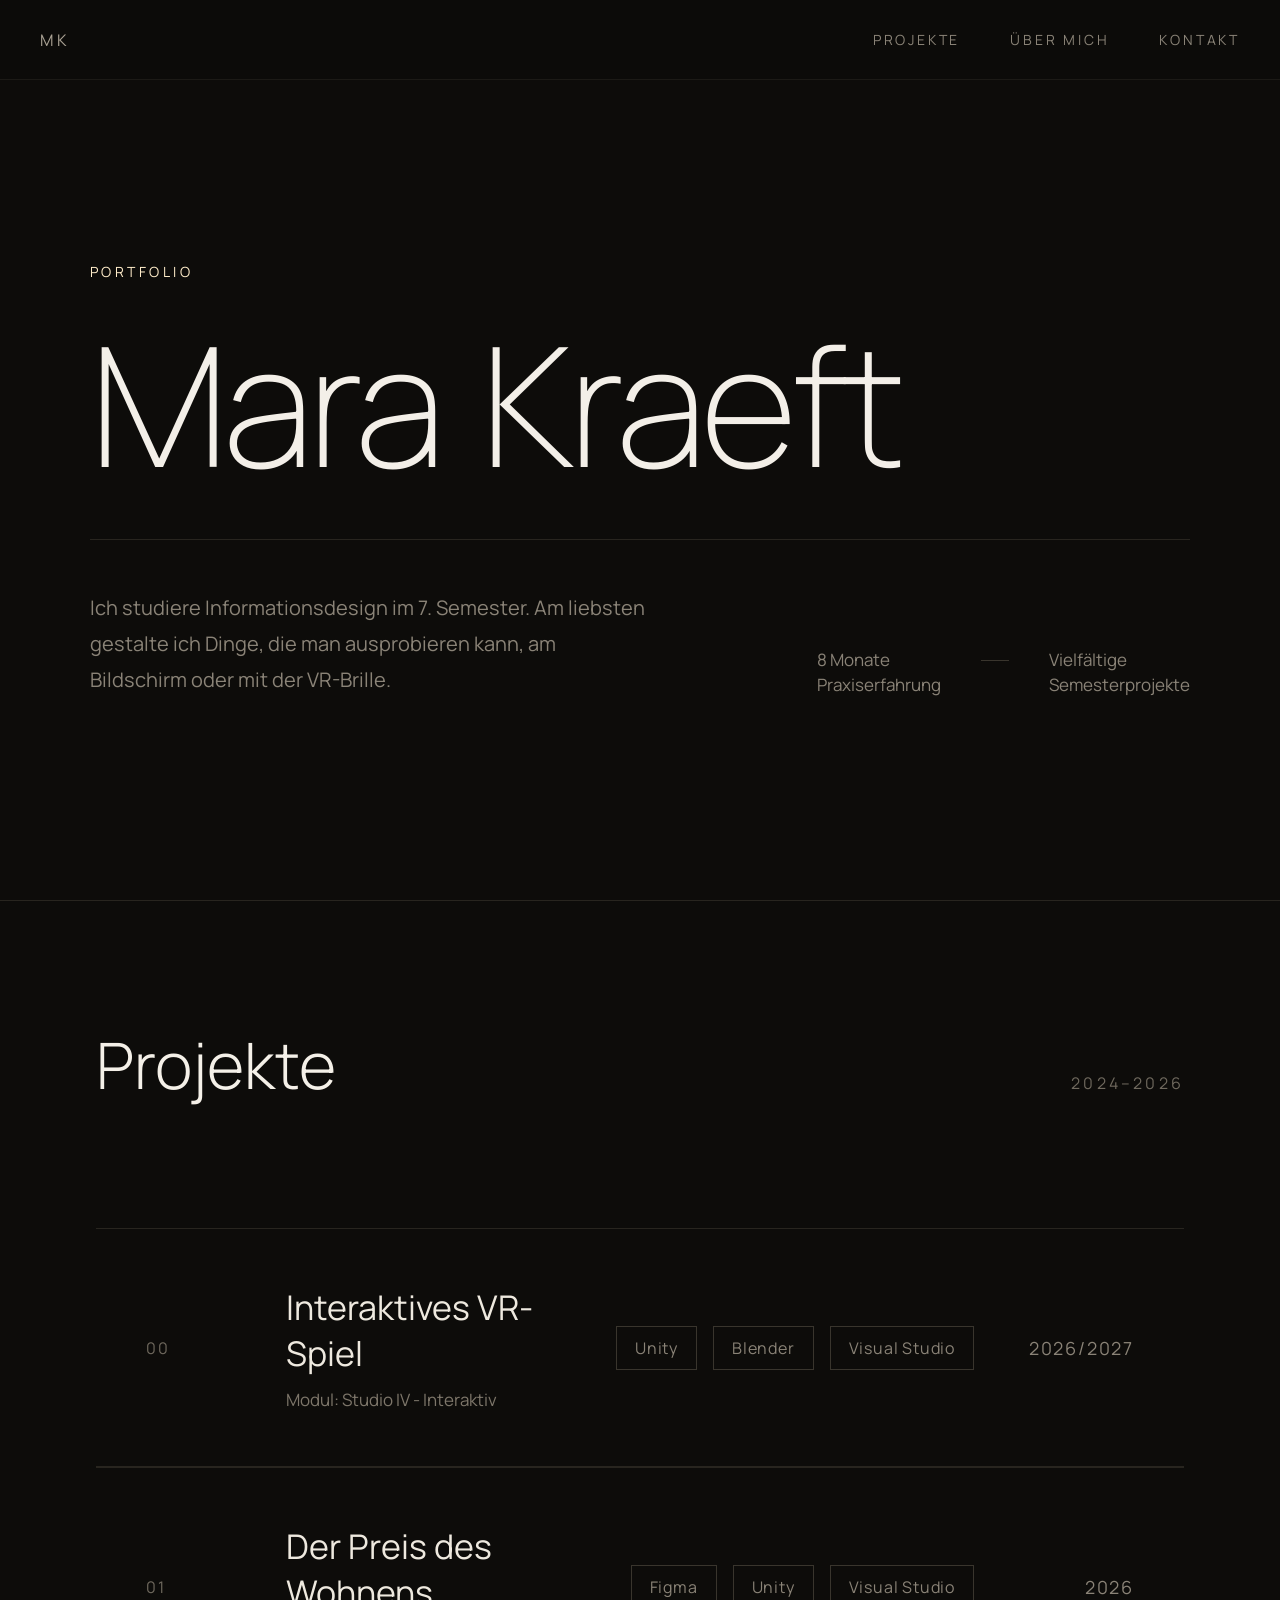
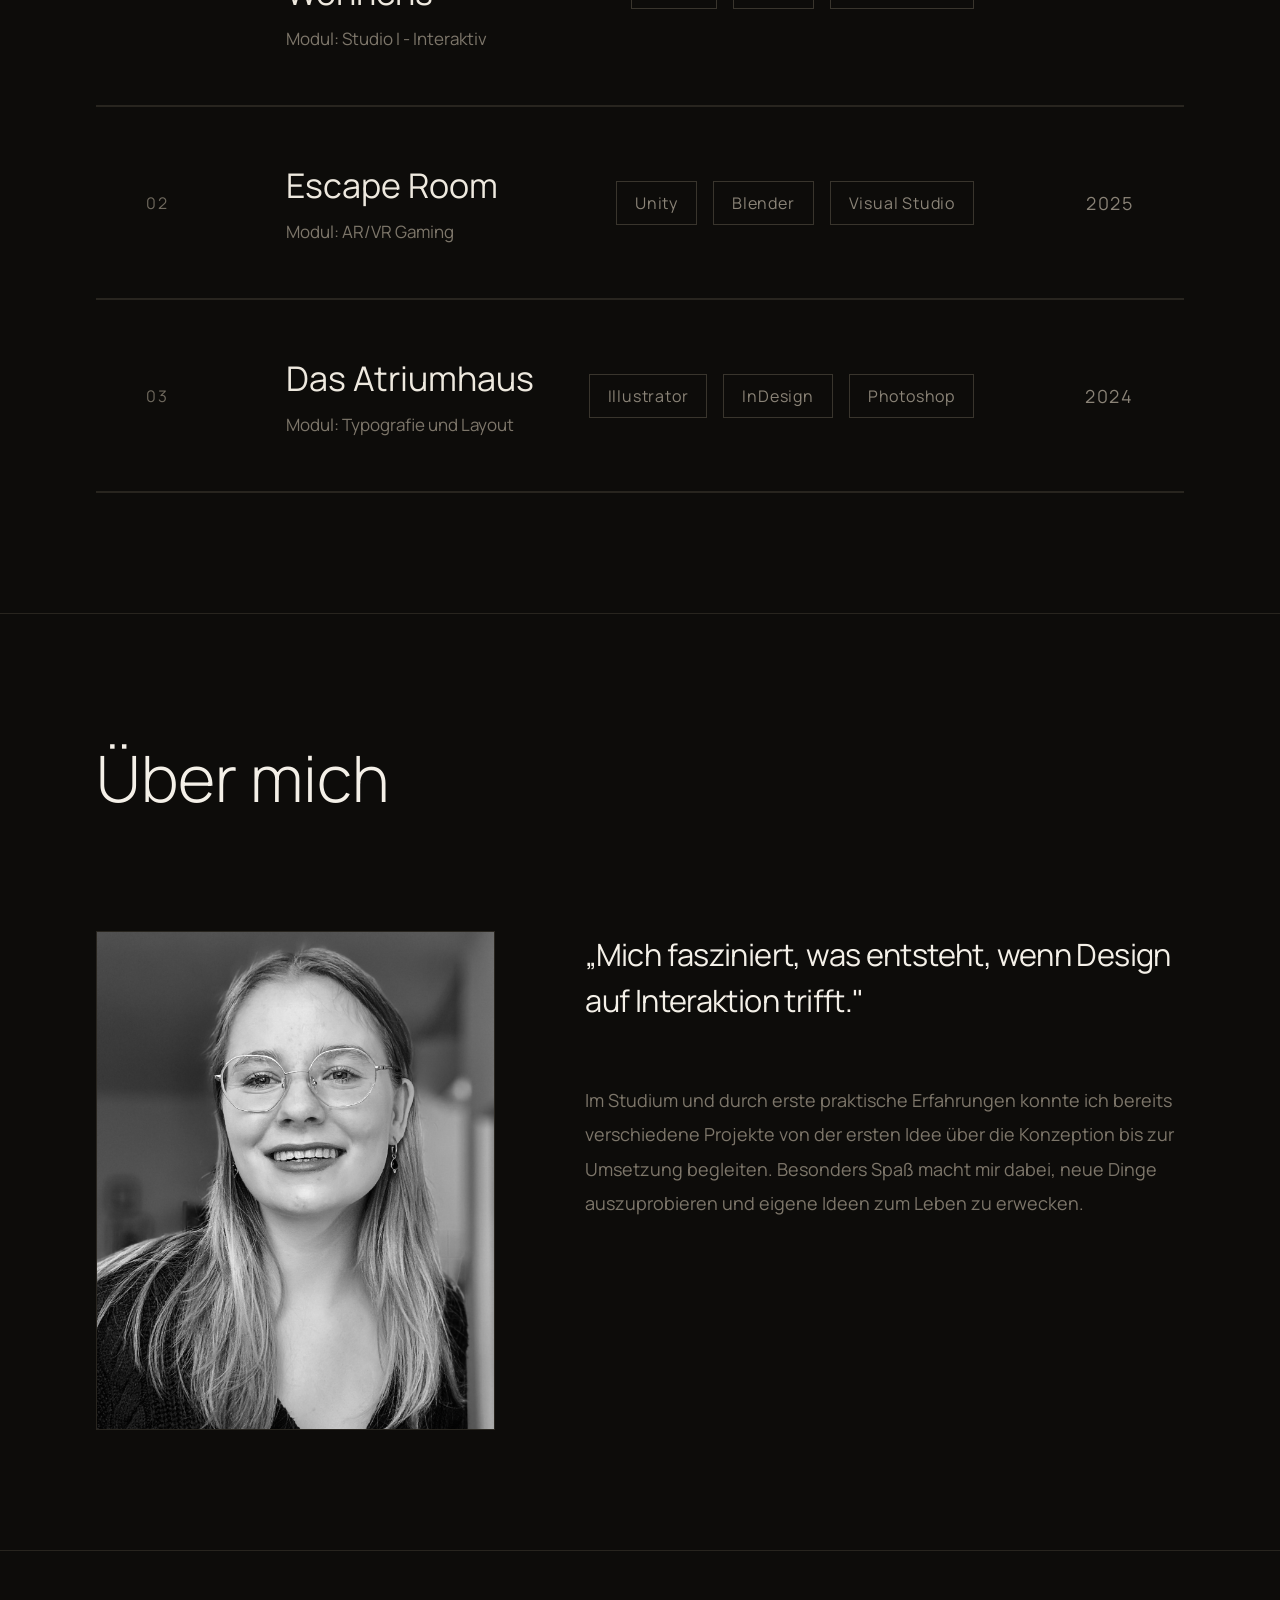
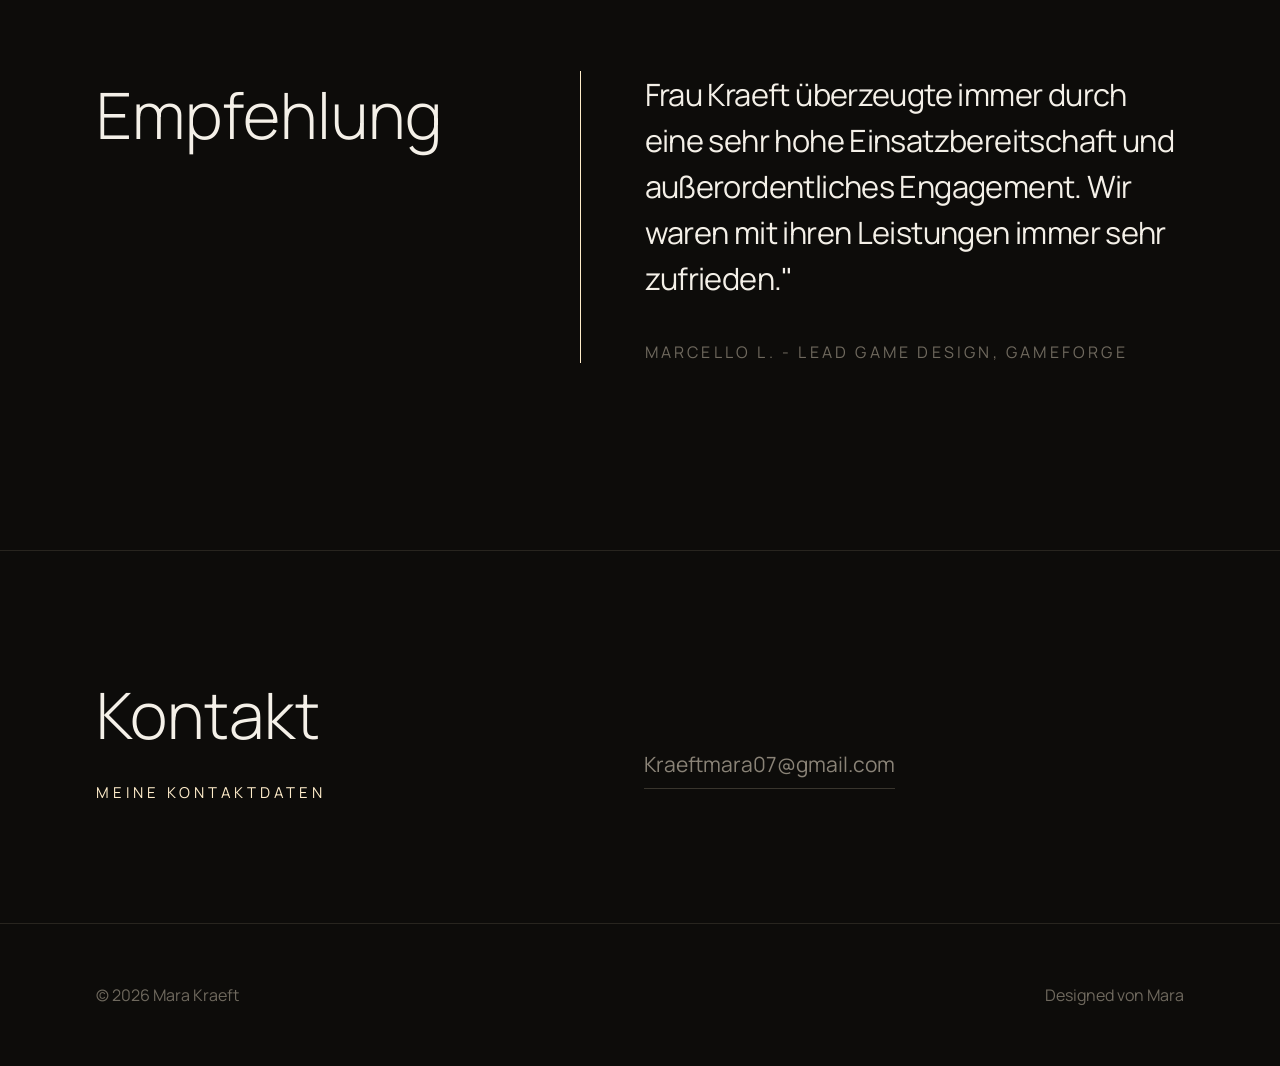
<file: index.html>
<!DOCTYPE html>
<html lang="de">

<head>
    <meta charset="UTF-8">
    <meta name="viewport" content="width=device-width, initial-scale=1.0">

    <title>Portfolio Mara Kraeft</title>

    <link rel="stylesheet" href="style.css">

    <link rel="preconnect" href="https://fonts.googleapis.com">
    <link rel="preconnect" href="https://fonts.gstatic.com" crossorigin>

    <link href="https://fonts.googleapis.com/css2?family=Manrope:wght@300;400&display=swap" rel="stylesheet">

    <link href="https://fonts.googleapis.com/css2?family=Manrope:wght@200;300;400;500&display=swap" rel="stylesheet">
</head>


<body>

   <header>
    <div class="logo">MK</div>

    <nav>
        <a href="#projects">Projekte</a>
        <a href="#about">Über mich</a>
        <a href="#contact">Kontakt</a>
    </nav>
</header>

<main>

    <section class="hero">

        <p class="intro">Portfolio</p>

  <h1 class="hero-name">
  <span class="first">Mara</span>
  <span class="last">Kraeft</span> <!-- <span class="dot"></span>-->
</h1>

        <div class="line"></div>

        <div class="hero-bottom">

            <p class="description">
             Ich studiere Informationsdesign im 7. Semester. Am liebsten gestalte ich Dinge, die man ausprobieren kann, am Bildschirm oder mit der VR-Brille.

            </p>

            <div class="stats">
                <div class="stat">
                    <span>8 Monate</span>
                    <span>Praxiserfahrung</span>
                </div>

                <div class="stat-divider"></div>

                <div class="stat">
                    <span>Vielfältige</span>
                    <span>Semesterprojekte</span>
                </div>
            </div>

        </div>

    </section>

<section id="projects">

    <div class="section-head">
        <h2>Projekte</h2>
        <span class="section-years">2024–2026</span>
    </div>

    <ol class="project-list">


<li class="project">
    <div class="project-row" role="button" tabindex="0" aria-expanded="false">
        <span class="project-nr">00</span>
        <div class="project-info">
            <h3>Interaktives VR-Spiel</h3>
            <p>Modul: Studio IV - Interaktiv</p>
        </div>
        <ul class="tags">
            <li>Unity</li>
            <li>Blender</li>
            <li>Visual Studio</li>
        </ul>
        <span class="project-year">2026/2027</span>
    </div>

    <div class="project-detail">
        <div class="project-detail-inner">
            <div class="project-text">
                <p>
                    Work in Progress! <br> Ein VR-Kochspiel auf der Meta-Quest 3 mit Handtracking,
                    inspiriert von Overcooked. Im Mittelpunkt stehen
                    zeitkritische Aufgaben und das Zubereiten von Gerichten in VR.
                </p>
                <span class="case-link">Projekt in Arbeit</span>
            </div>
             <div class="project-media">
                        <img src="project0pics/project0.png" alt="UnityspielVR">
                    </div>
        </div>
    </div>
</li>


        <li class="project">
            <div class="project-row" role="button" tabindex="0" aria-expanded="false">
                <span class="project-nr">01</span>
                <div class="project-info">
                    <h3>Der Preis des Wohnens</h3>
                    <p>Modul: Studio I - Interaktiv</p>
                </div>
                <ul class="tags">
                    <li>Figma</li>
                    <li>Unity</li>
                    <li>Visual Studio</li>
                </ul>
                <span class="project-year">2026</span>
            </div>

            <div class="project-detail">
                <div class="project-detail-inner">
                    <div class="project-text">
                        <p>
                            Interaktive Unity-Simulation über Vorurteile und Entscheidungsmacht bei der Wohnungsvergabe.
                        </p>
                        <a class="case-link" href="project1.html">Zum Projekt<span>→</span></a>
                    </div>
                    <div class="project-media">
                        <img src="project1pics/project1.png" alt="Unityspiel">
                    </div>
                </div>
            </div>
        </li>

        <li class="project">
            <div class="project-row" role="button" tabindex="0" aria-expanded="false">
                <span class="project-nr">02</span>
                <div class="project-info">
                    <h3>Escape Room</h3>
                    <p>Modul: AR/VR Gaming</p>
                </div>
                <ul class="tags">
                    <li>Unity</li>
                    <li>Blender</li>
                    <li>Visual Studio</li>
                </ul>
                <span class="project-year">2025</span>
            </div>

            <div class="project-detail">
                <div class="project-detail-inner">
                    <div class="project-text">
                        <p>
                            Ein VR-Escape-Room auf einem Raumschiff mit Erkundung, Rätseln und interaktiven Objekten.

                        </p>
                        <a class="case-link" href="project2.html">Zum Projekt<span>→</span></a>
                    </div>
                    <div class="project-media">
                        <img src="project2pics/project2.png" alt="Raumschiff in VR">
                    </div>
                </div>
            </div>
        </li>

        <li class="project">
            <div class="project-row" role="button" tabindex="0" aria-expanded="false">
                <span class="project-nr">03</span>
                <div class="project-info">
                    <h3>Das Atriumhaus</h3>
                    <p>Modul: Typografie und Layout</p>
                </div>
                <ul class="tags">
                    <li>Illustrator</li>
                    <li>InDesign</li>
                    <li>Photoshop</li>
                </ul>
                <span class="project-year">2024</span>
            </div>

            <div class="project-detail">
                <div class="project-detail-inner">
                    <div class="project-text">
                        <p>Ich verbinde eigene Fotografie mit Typografie, Text und Layout, um Architektur visuell zu erzählen und eine zeitliche Reise durch das Atriumhaus zu gestalten.
                        </p>
                        <a class="case-link" href="project3.html">Zum Projekt<span>→</span></a>
                    </div>
                    <div class="project-media">
                        <img src="project3pics/project3.png" alt="Folio Publishing Platform">
                    </div>
                </div>
            </div>
        </li>

    </ol>

</section>
      <section id="about">

    <h2>Über mich</h2>

    <div class="about-grid">

        <img class="about-photo" src="profil.jpeg" alt="Mara Kraeft">

        <div class="about-text">

            <blockquote class="about-quote">
                „Mich fasziniert, was entsteht, wenn Design auf Interaktion trifft."
            </blockquote>


            <p>
            Im Studium und durch erste praktische Erfahrungen konnte ich bereits verschiedene Projekte von der ersten Idee über die Konzeption bis zur Umsetzung begleiten. Besonders Spaß macht mir dabei, neue Dinge auszuprobieren und eigene Ideen zum Leben zu erwecken.
            </p>

        </div>

    </div>


        </div>

    </div>

</section>   <!-- #about endet hier -->

<section class="testimonial">

    <div class="testimonial-grid">

        <h2 class="testimonial-label">Empfehlung</h2>

        <blockquote class="testimonial-quote">
          <p>Frau Kraeft überzeugte immer durch eine sehr hohe Einsatzbereitschaft und außerordentliches Engagement. Wir waren mit ihren Leistungen immer sehr zufrieden."</p>
          <cite> Marcello L. - Lead Game Design, Gameforge</cite>
        </blockquote>

    </div>

</section>

<section id="contact">

    <div class="contact-grid">

        <div class="contact-left">
            <h2>Kontakt</h2>
            <p>Meine Kontaktdaten</p>
        </div>

        <div class="contact-right">

            <a class="mail" href="mailto:kraeftmara07@gmail.com">
                Kraeftmara07@gmail.com
            </a>
        </div>

    </div>

</section>

    </main>


<footer>
    <p>© 2026 Mara Kraeft</p>
    <p>Designed von Mara</p>
</footer>

<script>
    document.querySelectorAll('.project-row').forEach(row => {

        const toggle = () => {
            const project = row.parentElement;
            const warOffen = project.classList.contains('open');

            // alle zuklappen
            document.querySelectorAll('.project.open').forEach(p => {
                p.classList.remove('open');
                p.querySelector('.project-row').setAttribute('aria-expanded', 'false');
            });

            // angeklicktes öffnen (außer es war schon offen, dann bleibt es zu)
            if (!warOffen) {
                project.classList.add('open');
                row.setAttribute('aria-expanded', 'true');
            }
        };

        row.addEventListener('click', toggle);
        row.addEventListener('keydown', e => {
            if (e.key === 'Enter' || e.key === ' ') {
                e.preventDefault();
                toggle();
            }
        });
    });
</script>

</body>

</html>
</file>
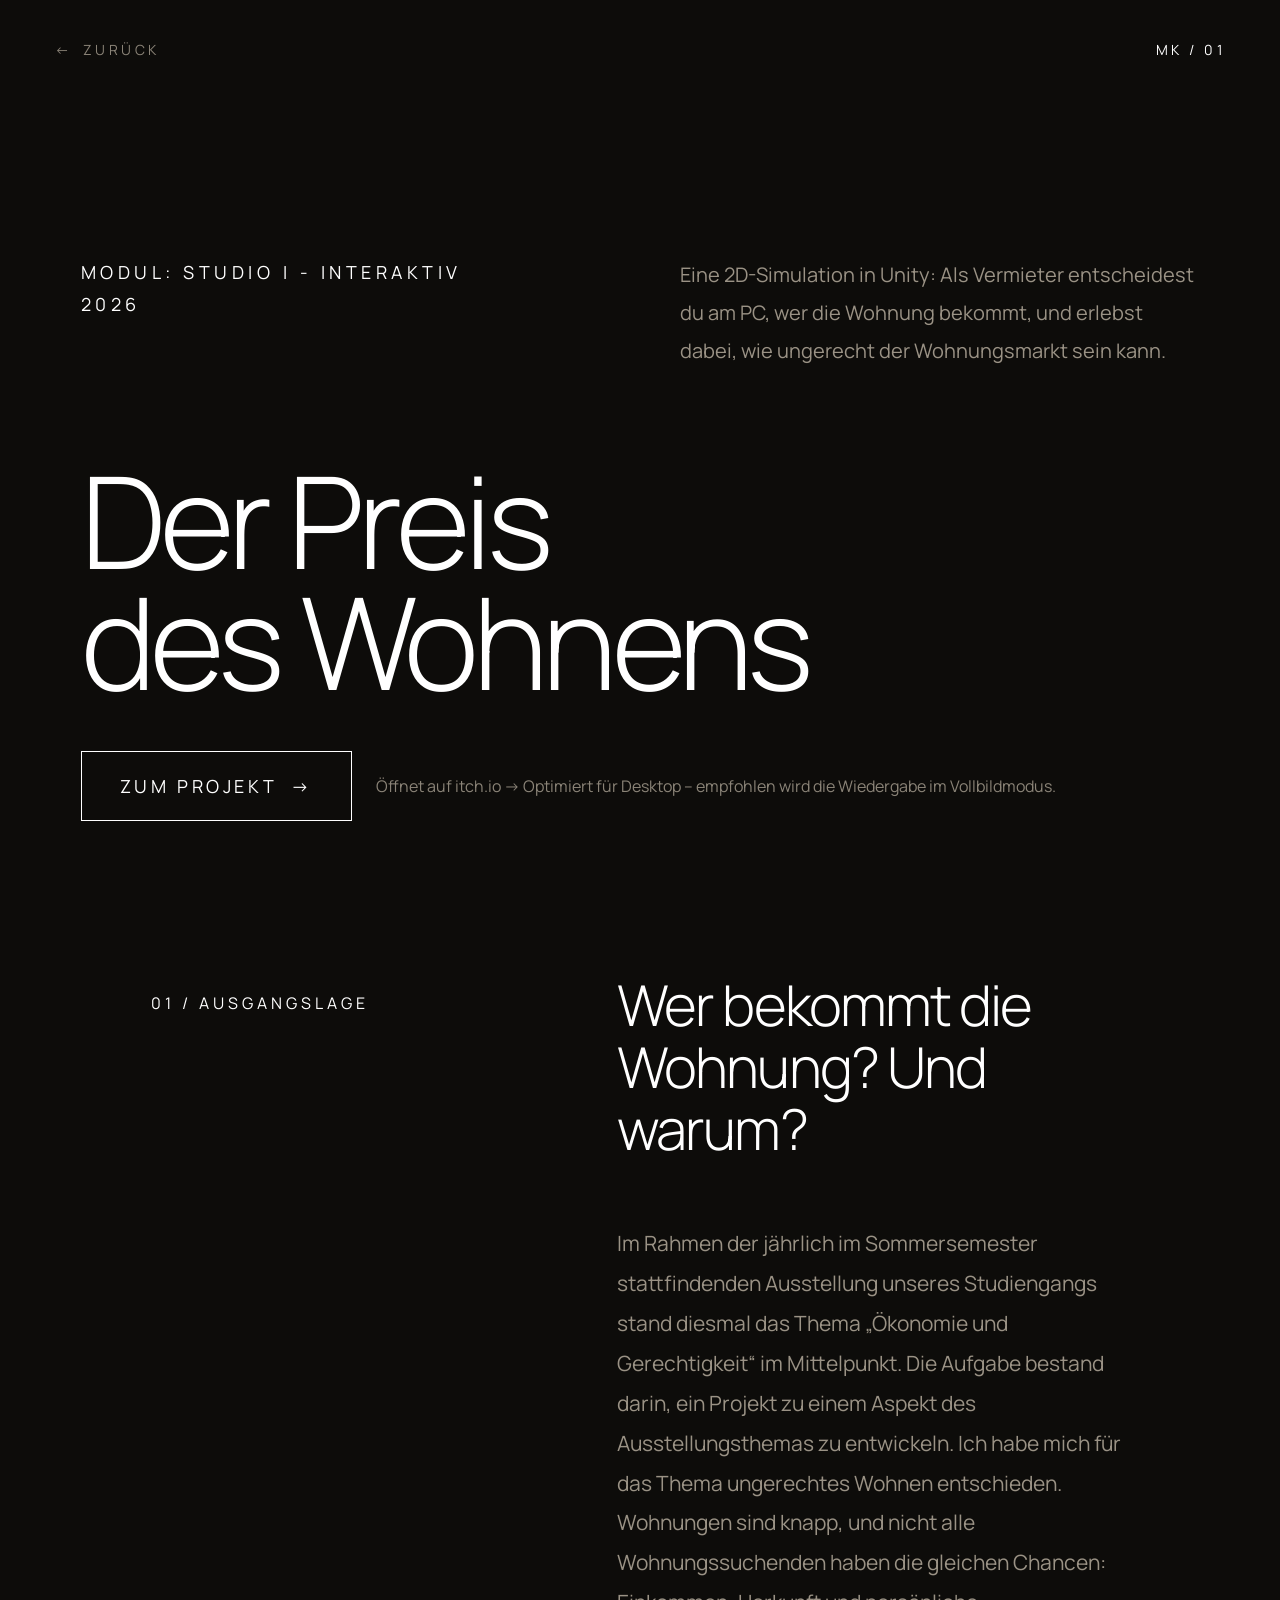
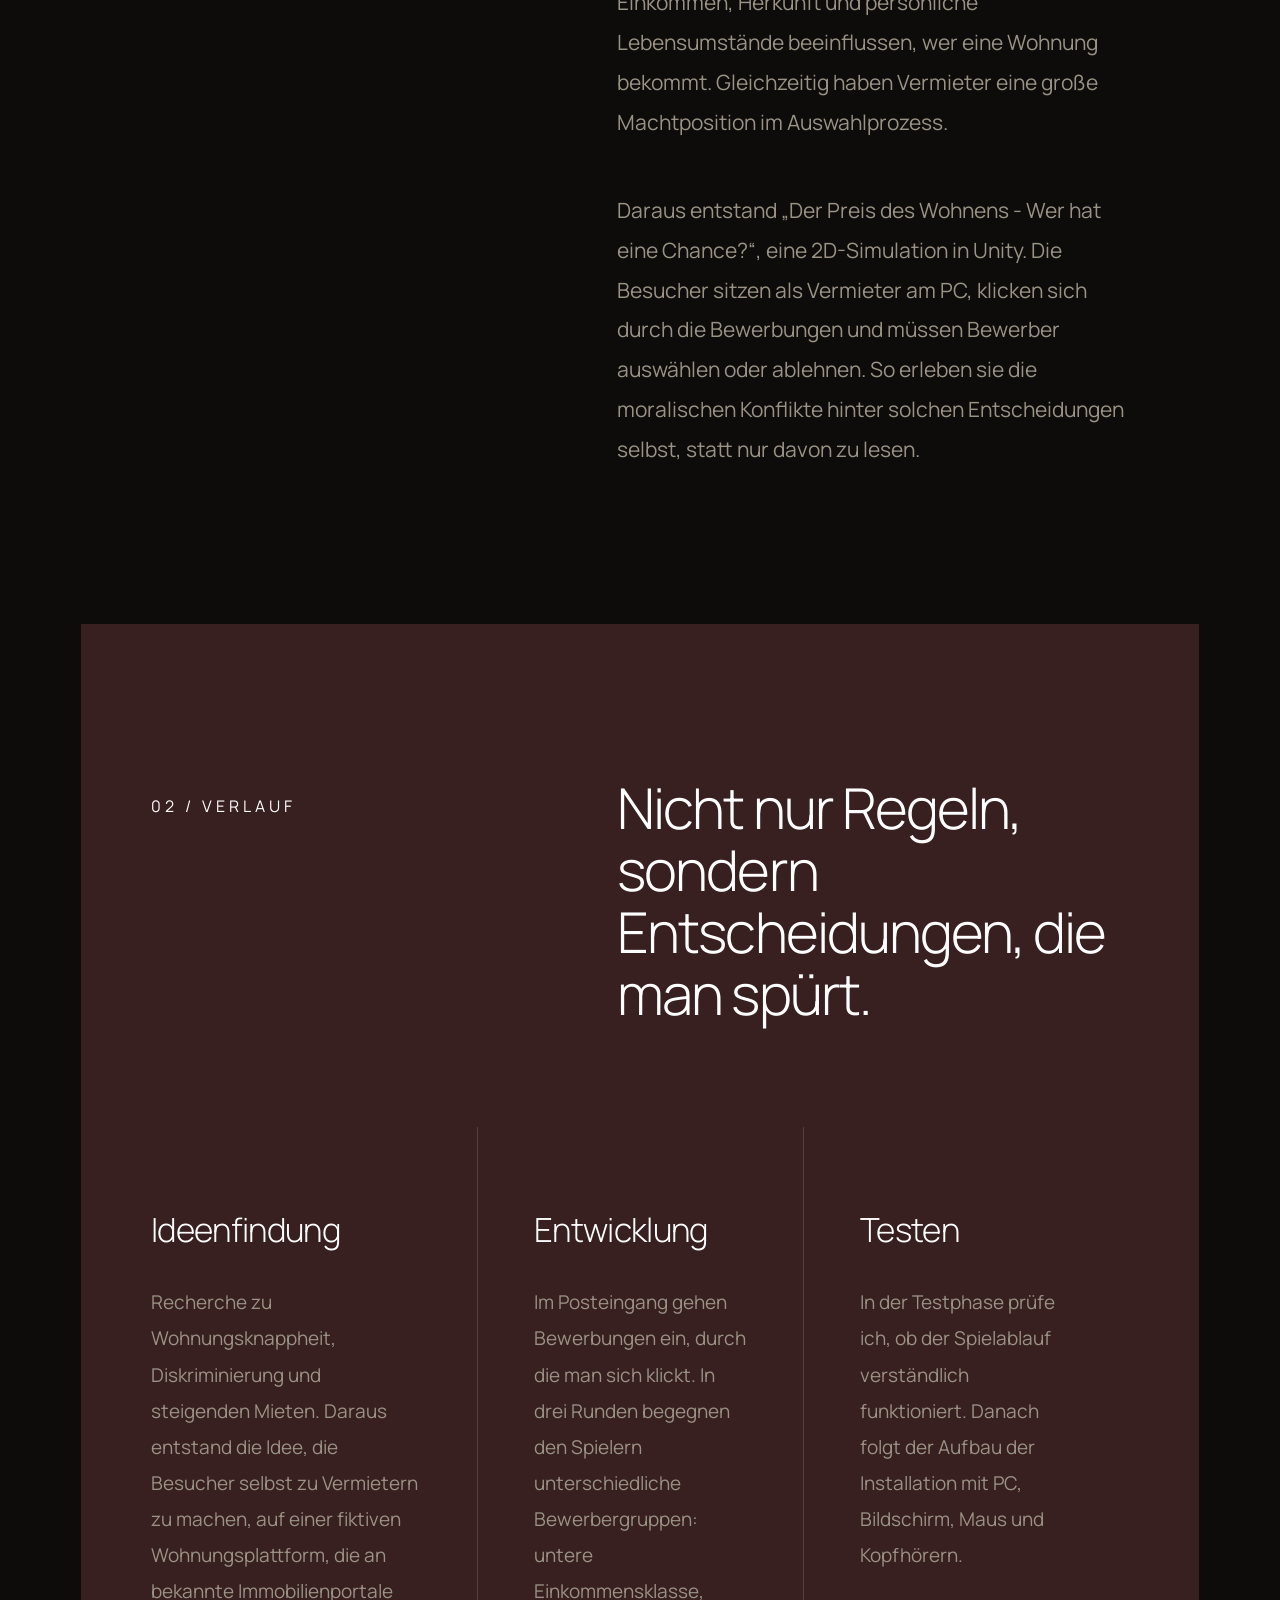
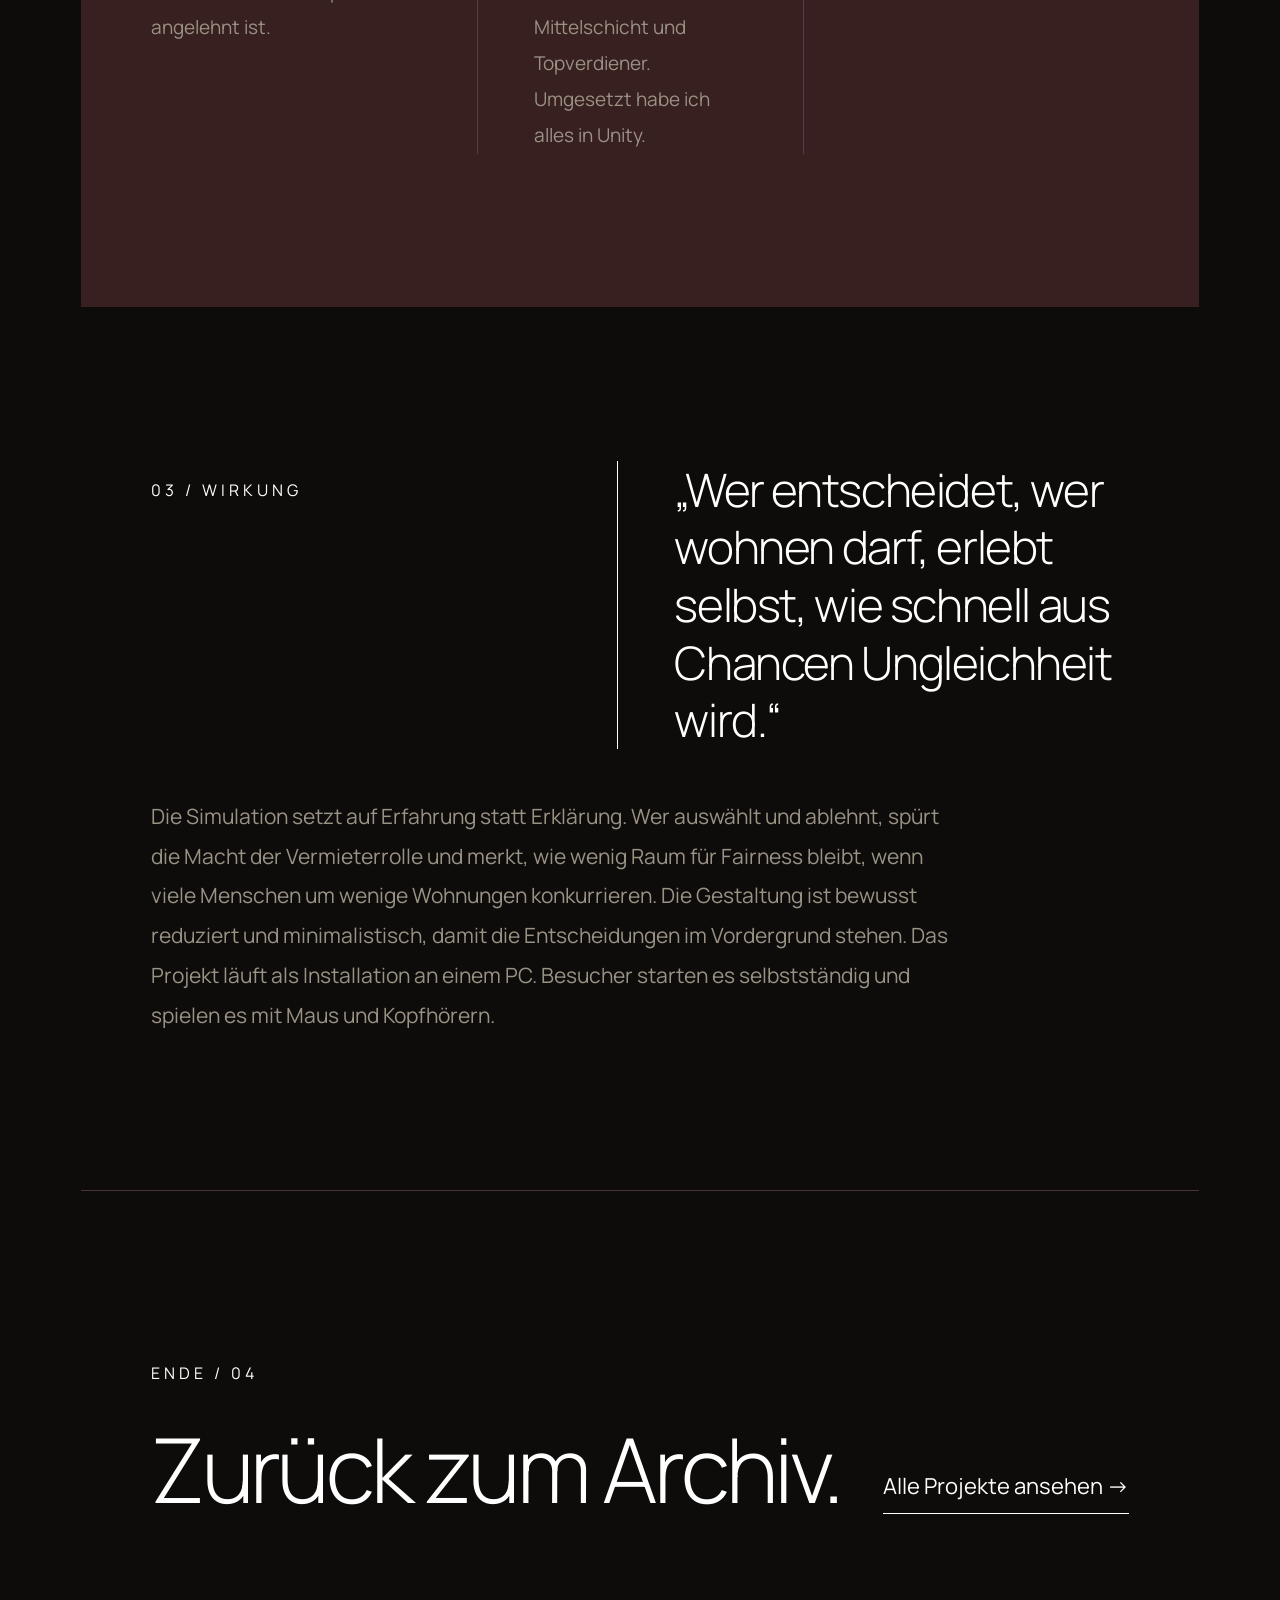
<file: project1.html>
<!DOCTYPE html>
<html lang="de">
 
<head>
    <meta charset="UTF-8">
    <meta name="viewport" content="width=device-width, initial-scale=1.0">
 
    <title>Wohnungsmarkt-Simulation - Mara Kraeft</title>
 
    <!-- Reihenfolge wichtig: erst die Basis, dann die Projektseiten -->
    <link rel="stylesheet" href="style.css">
    <link rel="stylesheet" href="project.css">
 
    <link rel="preconnect" href="https://fonts.googleapis.com">
    <link rel="preconnect" href="https://fonts.gstatic.com" crossorigin>
    <link href="https://fonts.googleapis.com/css2?family=Manrope:wght@200;300;400;500&display=swap" rel="stylesheet">
</head>
 
<body>
 
<main class="case">
 
    <!-- Zurück-Leiste -->
    <div class="case-bar">
        <a href="index.html#projects"><span>←</span>Zurück</a>
        <span class="case-id">MK / 01</span>
    </div>
 
 
    <!-- Hero -->
    <div class="case-hero">
 
        <div class="case-hero-top">
            <p class="case-kicker">Modul: Studio I - Interaktiv<br>2026</p>
            <p class="case-lead">
                Eine 2D-Simulation in Unity: Als Vermieter entscheidest du am PC, wer die Wohnung bekommt, und erlebst dabei, wie ungerecht der Wohnungsmarkt sein kann.
            </p>
        </div>
 
        <h1 class="case-title">Der Preis<br>des Wohnens</h1>
 
        <!-- Link zum Unity-Build -->
     
<div class="case-play">
    <a class="case-cta" href="https://marakft.itch.io/derpreisdeswohnens" target="_blank" rel="noopener">
        Zum Projekt <span aria-hidden="true">→</span>
    </a>
    <span class="case-play-note">Öffnet auf itch.io -> Optimiert für Desktop – empfohlen wird die Wiedergabe im Vollbildmodus.</span>
</div>
 

 
 
    <!-- 01 Ausgangslage -->
    <div class="case-block">
 
        <div class="case-head">
            <p class="case-label">01 / Ausgangslage</p>
 
            <div class="case-body">
                <h2 class="case-headline">Wer bekommt die Wohnung? Und warum?</h2>
                <p>
                   Im Rahmen der jährlich im Sommersemester stattfindenden Ausstellung unseres Studiengangs stand diesmal das Thema „Ökonomie und Gerechtigkeit“ im Mittelpunkt. Die Aufgabe bestand darin, ein Projekt zu einem Aspekt des Ausstellungsthemas zu entwickeln.

Ich habe mich für das Thema ungerechtes Wohnen entschieden. Wohnungen sind knapp, und nicht alle Wohnungssuchenden haben die gleichen Chancen: Einkommen, Herkunft und persönliche Lebensumstände beeinflussen, wer eine Wohnung bekommt. Gleichzeitig haben Vermieter eine große Machtposition im Auswahlprozess.
                </p>
                <p>
                    Daraus entstand „Der Preis des Wohnens - Wer hat eine Chance?“, eine 2D-Simulation in Unity.
                    Die Besucher sitzen als Vermieter am PC, klicken sich durch die Bewerbungen und müssen Bewerber auswählen oder ablehnen.
                    So erleben sie die moralischen Konflikte hinter solchen Entscheidungen selbst, statt nur davon zu lesen.
                </p>
            </div>
        </div>
 

    </div>
 
 
    <!-- 02 Ansatz (bordeaux Hintergrund) -->
    <div class="case-block case-block-wine">
 
        <div class="case-head">
            <p class="case-label">02 / verlauf</p>
            <h2 class="case-headline">Nicht nur Regeln, sondern Entscheidungen, die man spürt.</h2>
        </div>
 
        <div class="case-steps">
            <div class="case-step">
              
                <h3>Ideenfindung</h3>
                <p>Recherche zu Wohnungsknappheit, Diskriminierung und steigenden Mieten. Daraus entstand die Idee, die Besucher selbst zu Vermietern zu machen, auf einer fiktiven Wohnungsplattform, die an bekannte Immobilienportale angelehnt ist.</p>
            </div>
            <div class="case-step">
               
                <h3>Entwicklung</h3>
                <p>Im Posteingang gehen Bewerbungen ein, durch die man sich klickt. In drei Runden begegnen den Spielern unterschiedliche Bewerbergruppen: untere Einkommensklasse, Mittelschicht und Topverdiener. Umgesetzt habe ich alles in Unity.</p>
            </div>
            <div class="case-step">
               
                <h3>Testen</h3>
                <p>In der Testphase prüfe ich, ob der Spielablauf verständlich funktioniert. Danach folgt der Aufbau der Installation mit PC, Bildschirm, Maus und Kopfhörern.</p>
            </div>
        </div>
 
        <!-- 
        <div class="case-trio">
            <figure>
                <div class="case-media">
                    <img src="project1pics/project1-02-1.png" alt="Iteration 1" onerror="this.style.display='none'">
                </div>
                <figcaption class="case-caption"><b>02.1</b><span>Ideenfindung</span></figcaption>
            </figure>
 
            <figure>
                <div class="case-media">
                    <img src="project1pics/project1-02-2.png" alt="Iteration 2" onerror="this.style.display='none'">
                </div>
                <figcaption class="case-caption"><b>02.2</b><span>Weiterentwicklung</span></figcaption>
            </figure>
 
            <figure>
                <div class="case-media">
                    <img src="project1pics/project1-02-3.png" alt="Iteration 3" onerror="this.style.display='none'">
                </div>
                <figcaption class="case-caption"><b>02.3</b><span>Finalisierung</span></figcaption>
            </figure>
        </div>
      -->
 
    </div> 
 
 
    <!-- 03 Wirkung -->
    <div class="case-block">
 
        <div class="case-head">
            <p class="case-label">03 / Wirkung</p>
 
            <blockquote class="case-quote">
                <p>„Wer entscheidet, wer wohnen darf, erlebt selbst, wie schnell aus Chancen Ungleichheit wird.“</p>
            </blockquote>
        </div>
 
        <div class="case-body">
            <p>
                Die Simulation setzt auf Erfahrung statt Erklärung. Wer auswählt und ablehnt, spürt die Macht der Vermieterrolle
                und merkt, wie wenig Raum für Fairness bleibt, wenn viele Menschen um wenige Wohnungen konkurrieren.
                Die Gestaltung ist bewusst reduziert und minimalistisch, damit die Entscheidungen im Vordergrund stehen.
                Das Projekt läuft als Installation an einem PC. Besucher starten es selbstständig und spielen es mit Maus und Kopfhörern.
            </p>
        </div>
 
    </div>
 
 
    <!-- Ende -->
    <div class="case-end">
        <p class="case-label">Ende / 04</p>
 
        <div class="case-end-row">
            <p class="case-end-title">Zurück zum Archiv.</p>
            <a class="case-end-link" href="index.html#projects">Alle Projekte ansehen →</a>
        </div>
    </div>
 
</main>
 
</body>
 
</html>
</file>
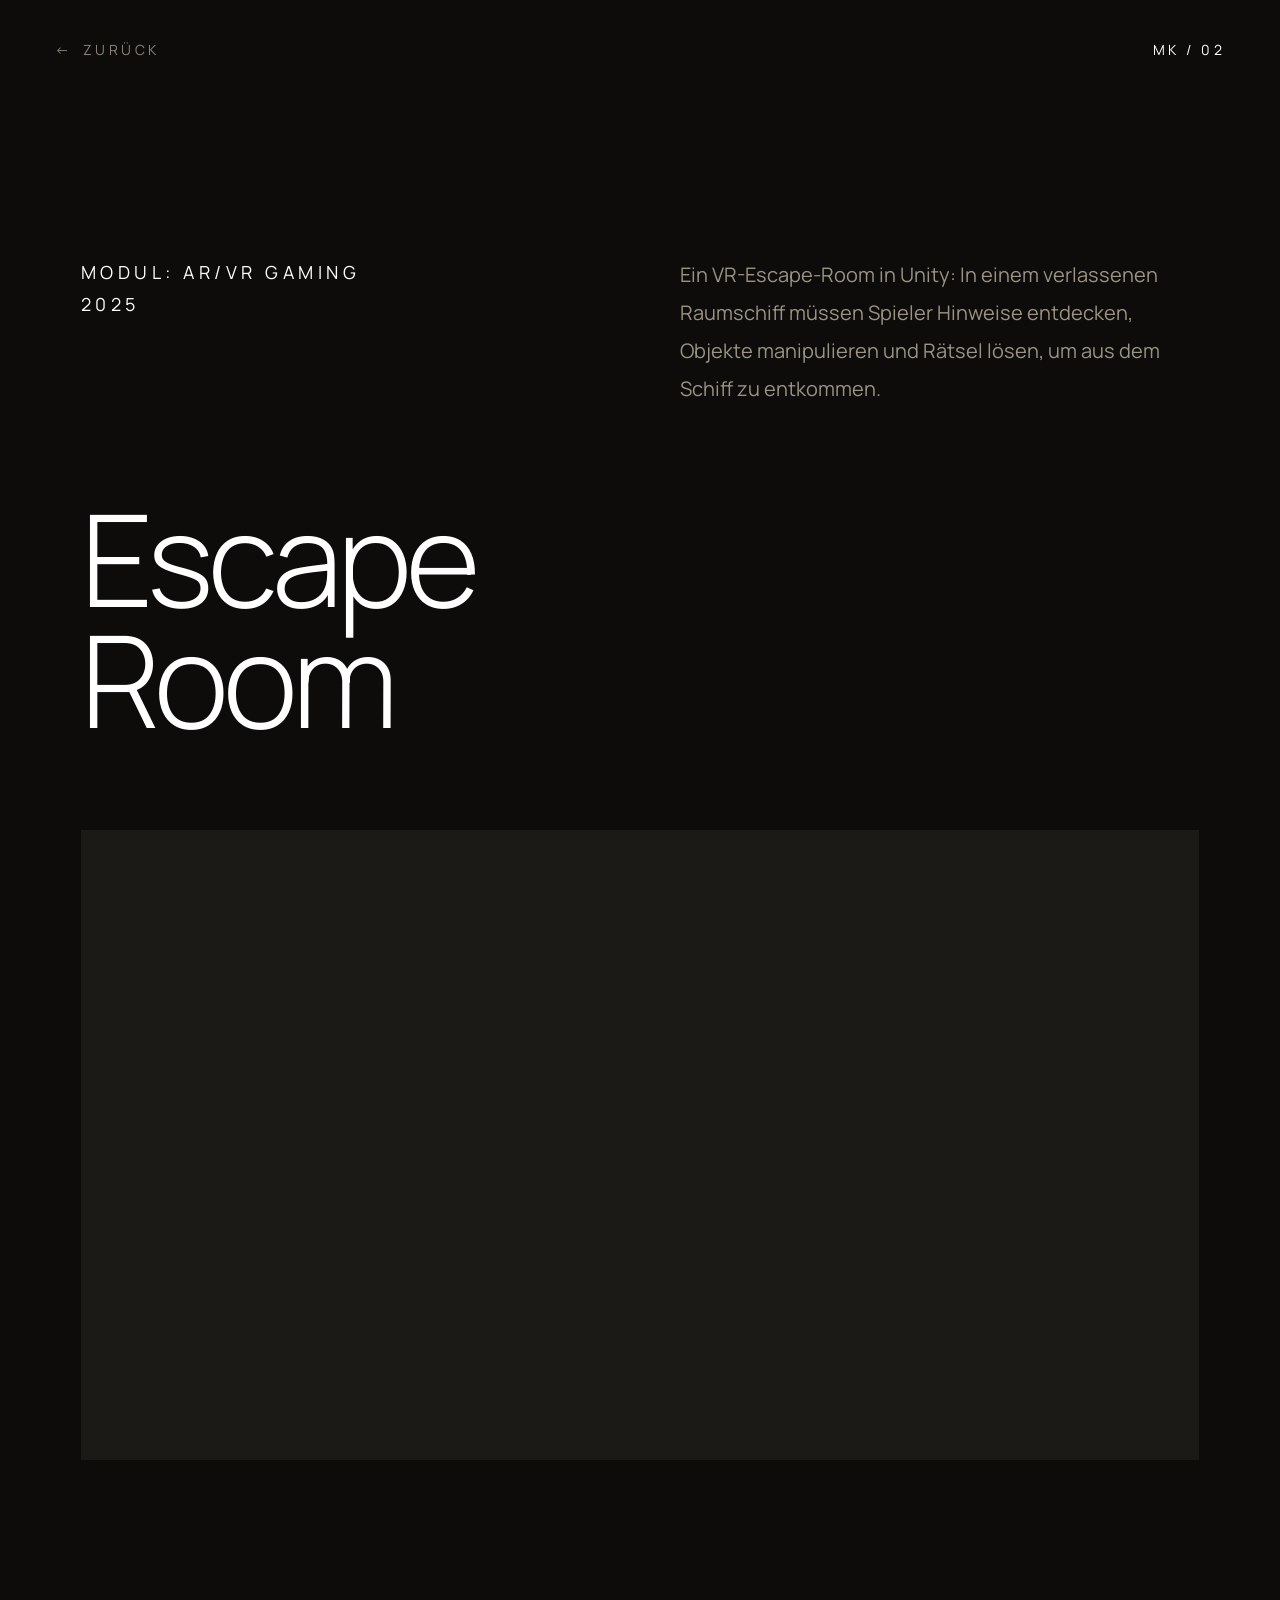
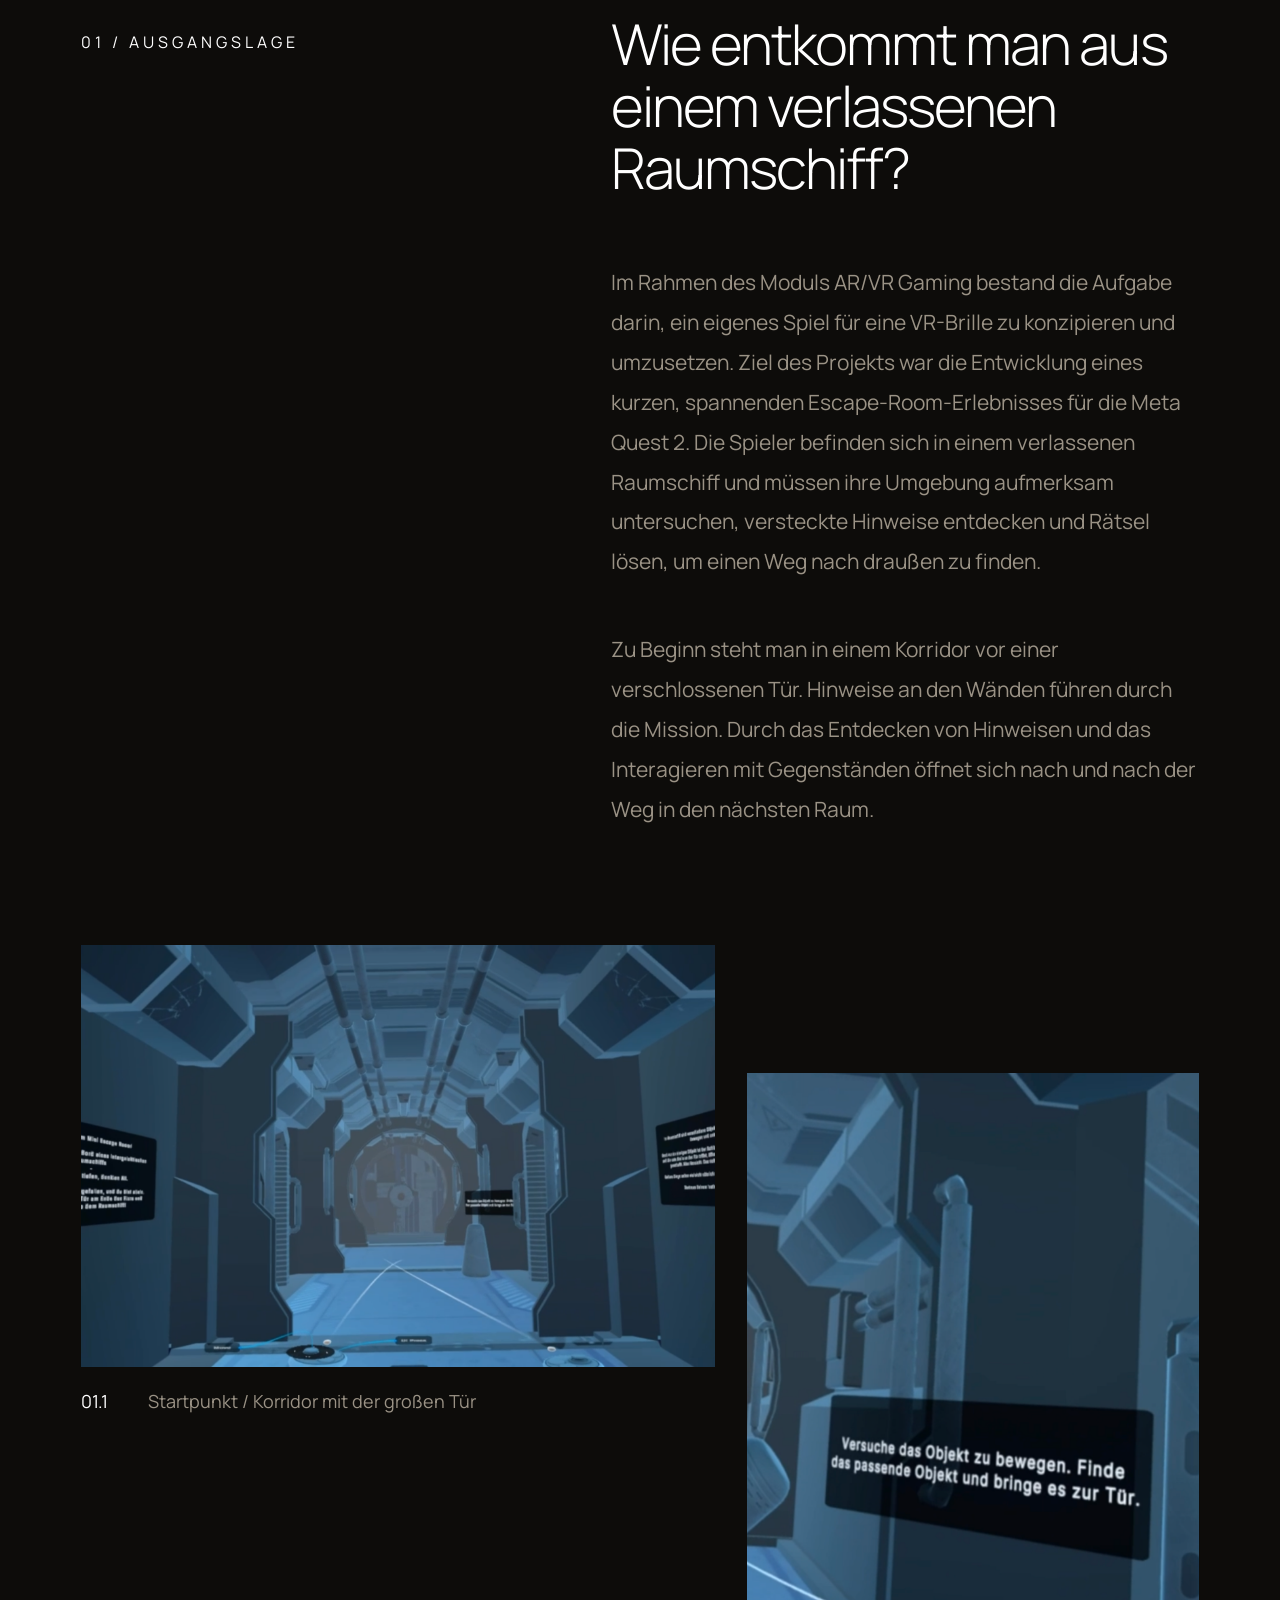
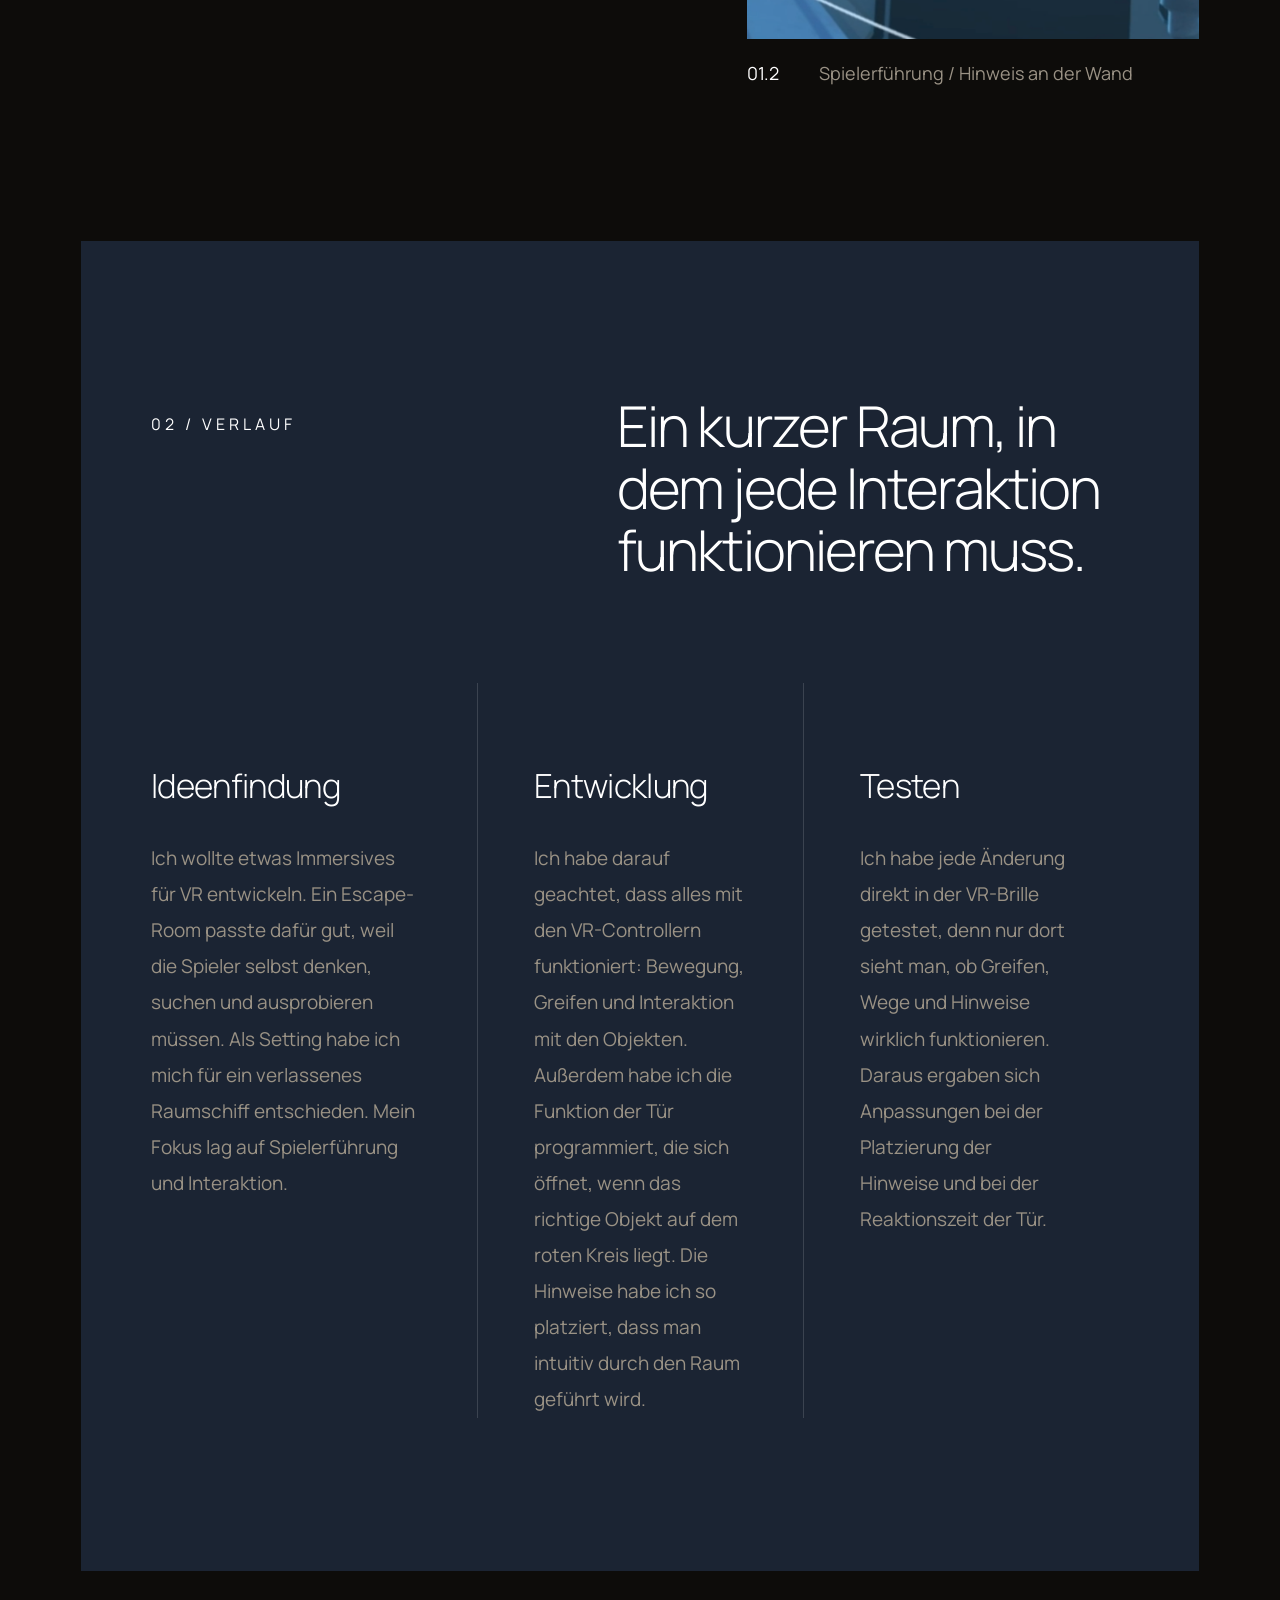
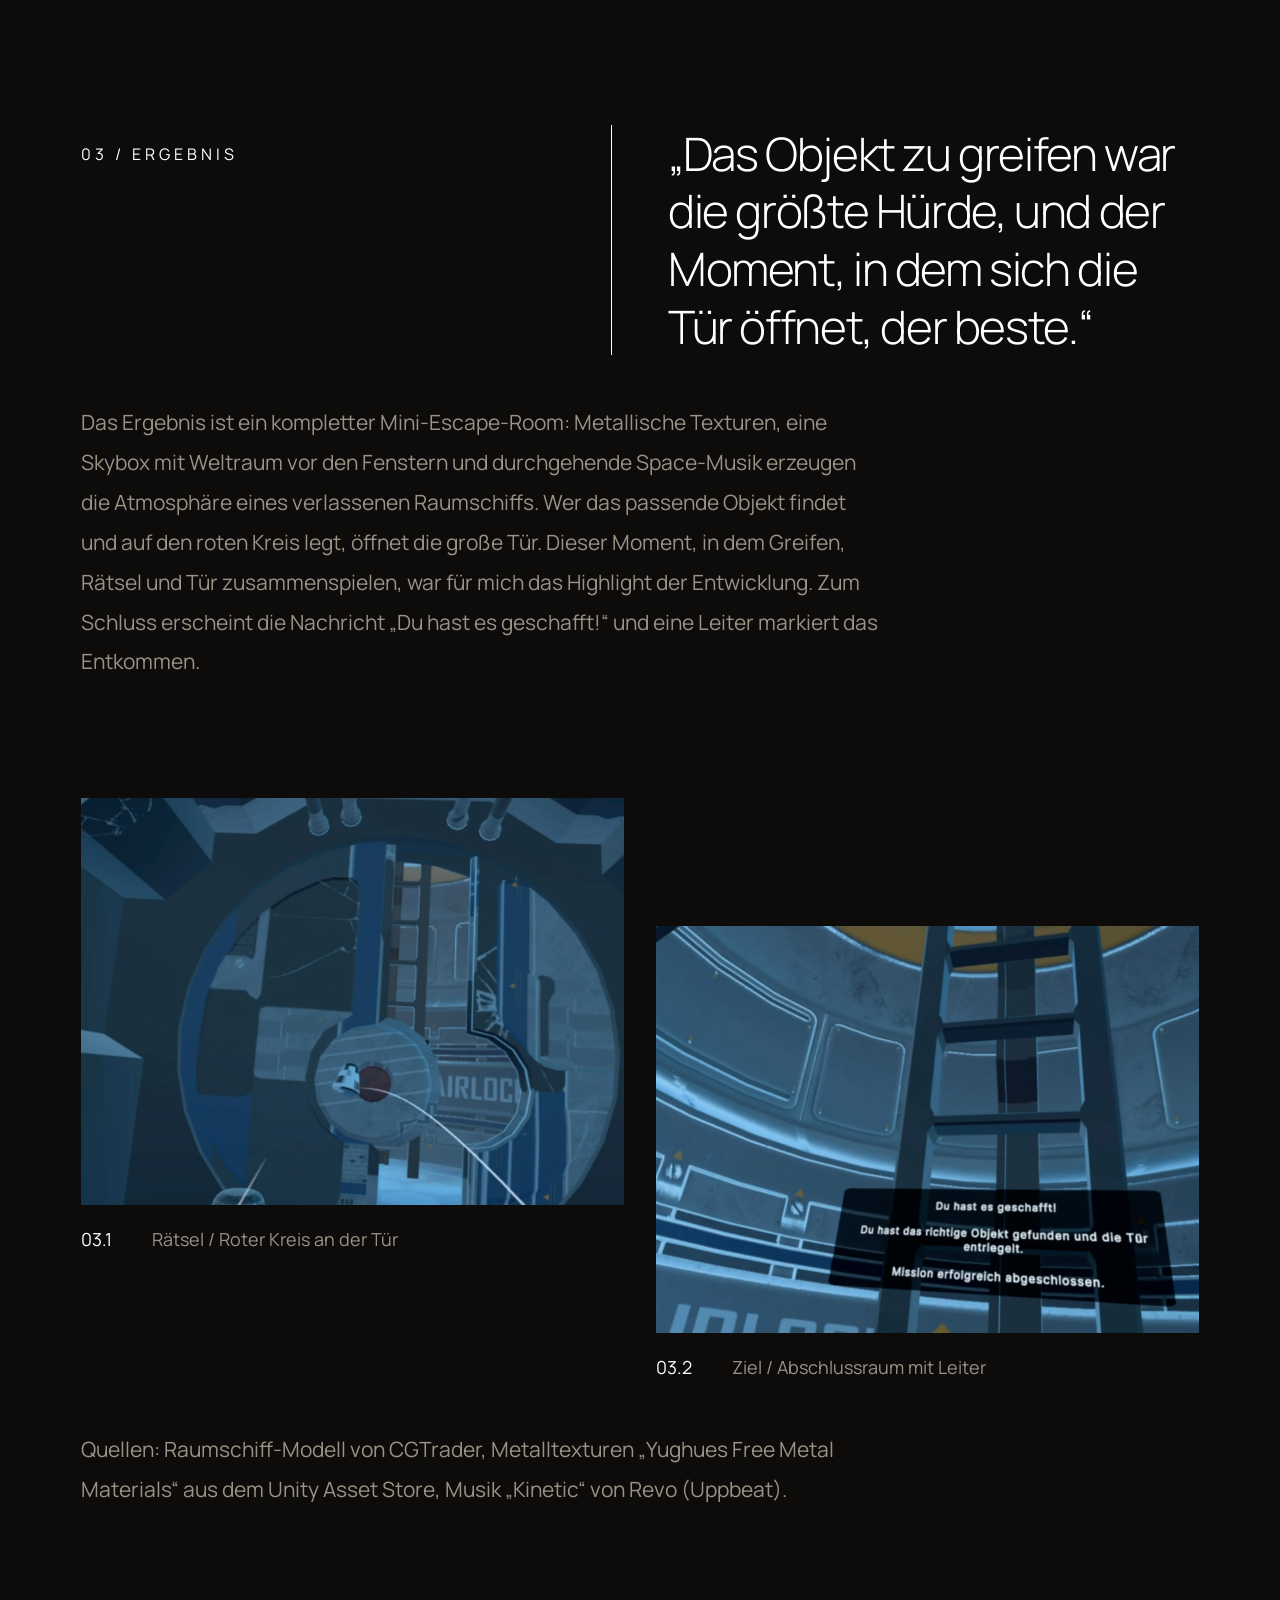
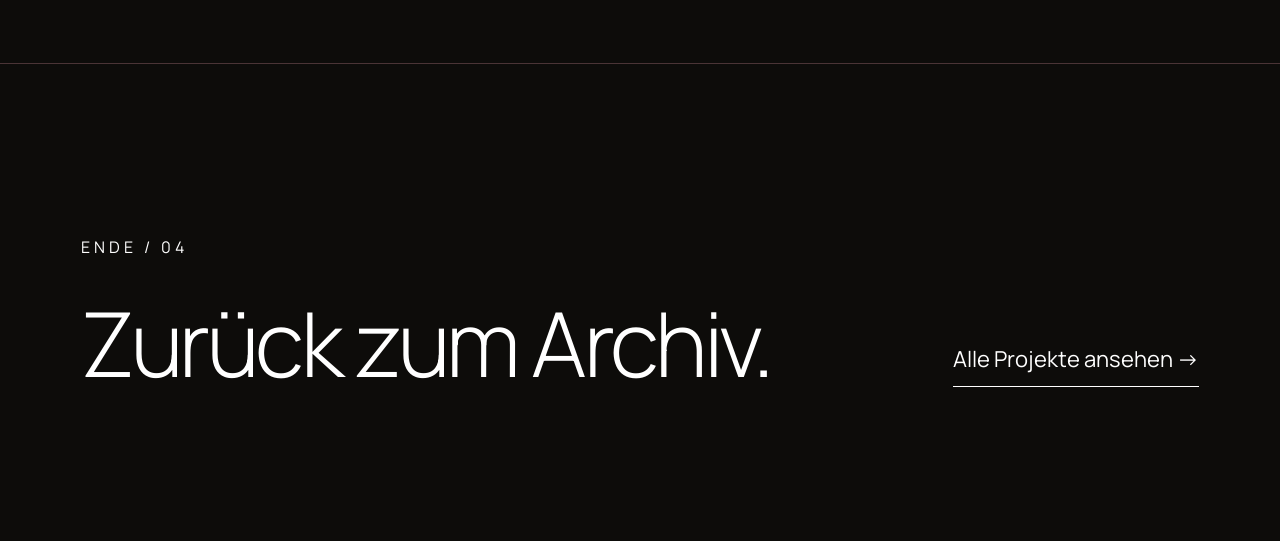
<file: project2.html>
<!DOCTYPE html>
<html lang="de">
 
<head>
    <meta charset="UTF-8">
    <meta name="viewport" content="width=device-width, initial-scale=1.0">
    <meta name="referrer" content="strict-origin-when-cross-origin">
 
    <title>VR Escape Room - Mara Kraeft</title>
 
    <!-- Reihenfolge wichtig: erst die Basis, dann die Projektseiten -->
    <link rel="stylesheet" href="style.css">
    <link rel="stylesheet" href="project.css">
 
    <link rel="preconnect" href="https://fonts.googleapis.com">
    <link rel="preconnect" href="https://fonts.gstatic.com" crossorigin>
    <link href="https://fonts.googleapis.com/css2?family=Manrope:wght@200;300;400;500&display=swap" rel="stylesheet">
</head>
 
<body>
 
<main class="case">
 
    <!-- Zurück-Leiste -->
    <div class="case-bar">
        <a href="index.html#projects"><span>←</span>Zurück</a>
        <span class="case-id">MK / 02</span>
    </div>
 
 
    <!-- Hero -->
    <div class="case-hero">
 
        <div class="case-hero-top">
            <p class="case-kicker">Modul: AR/VR Gaming<br>2025</p>
            <p class="case-lead">
                Ein VR-Escape-Room in Unity: In einem verlassenen Raumschiff
                müssen Spieler Hinweise entdecken, Objekte manipulieren und
                Rätsel lösen, um aus dem Schiff zu entkommen.
            </p>
        </div>
 
        <h1 class="case-title">Escape<br>Room</h1>
 
    

<div class="case-media case-hero-image" style="margin-top: clamp(60px, 7vw, 120px);">
    <iframe
        src="https://www.youtube.com/embed/Wb2K7u6EMcc"
        title="Space Escape – VR Escape Room"
        width="100%"
        style="aspect-ratio: 16 / 9; border: none;"
        allow="accelerometer; autoplay; clipboard-write; encrypted-media; gyroscope; picture-in-picture; web-share"
        allowfullscreen>
    </iframe>
</div>



 
    </div>
 
 
    <!-- 01 Ausgangslage -->
    <div class="case-block">
 
        <div class="case-head">
            <p class="case-label">01 / Ausgangslage</p>
 
            <div class="case-body">
                <h2 class="case-headline">Wie entkommt man aus einem verlassenen Raumschiff?</h2>
                <p>
                    Im Rahmen des Moduls AR/VR Gaming bestand die Aufgabe darin, ein eigenes Spiel für eine VR-Brille zu konzipieren und umzusetzen. Ziel des Projekts war die Entwicklung eines kurzen, spannenden Escape-Room-Erlebnisses für die Meta Quest 2.

Die Spieler befinden sich in einem verlassenen Raumschiff und müssen ihre Umgebung aufmerksam untersuchen, versteckte Hinweise entdecken und Rätsel lösen, um einen Weg nach draußen zu finden.
                </p>
                <p>
                    Zu Beginn steht man in einem Korridor vor einer verschlossenen
                    Tür. Hinweise an den Wänden führen durch die Mission. Durch das
                    Entdecken von Hinweisen und das Interagieren mit Gegenständen
                    öffnet sich nach und nach der Weg in den nächsten Raum.
                </p>
            </div>
        </div>
 
        <div class="case-duo">
            <figure>
                <div class="case-media">
                    <img src="project2pics/project2-01-1.png" alt="Korridor mit großer Tür" onerror="this.style.display='none'">
                </div>
                <figcaption class="case-caption"><b>01.1</b><span>Startpunkt / Korridor mit der großen Tür</span></figcaption>
            </figure>
 
            <figure>
                <div class="case-media">
                    <img src="project2pics/project2-01-2.png" alt="Hinweis an der Wand" onerror="this.style.display='none'">
                </div>
                <figcaption class="case-caption"><b>01.2</b><span>Spielerführung / Hinweis an der Wand</span></figcaption>
            </figure>
        </div>
 
    </div>
 
 
    <!-- 02 Ansatz (bordeaux Hintergrund) -->
<div class="case-block case-block-wine" style="--wine: #1b2433; margin: 0 var(--pad); padding-left: 5.51%; padding-right: 5.51%;">
 
        <div class="case-head">
            <p class="case-label">02 / Verlauf</p>
            <h2 class="case-headline">Ein kurzer Raum, in dem jede Interaktion funktionieren muss.</h2>
        </div>
 
        <div class="case-steps">
            <div class="case-step">
                <span class="case-step-nr"></span>
                <h3>Ideenfindung</h3>
                <p>Ich wollte etwas Immersives für VR entwickeln. Ein Escape-Room passte dafür gut, weil die Spieler selbst denken, suchen und ausprobieren müssen. Als Setting habe ich mich für ein verlassenes Raumschiff entschieden. Mein Fokus lag auf Spielerführung und Interaktion.</p>
            </div>
            <div class="case-step">
                <span class="case-step-nr"></span>
                <h3>Entwicklung</h3>
                <p>Ich habe darauf geachtet, dass alles mit den VR-Controllern funktioniert: Bewegung, Greifen und Interaktion mit den Objekten. Außerdem habe ich die Funktion der Tür programmiert, die sich öffnet, wenn das richtige Objekt auf dem roten Kreis liegt. Die Hinweise habe ich so platziert, dass man intuitiv durch den Raum geführt wird.</p>
            </div>
            <div class="case-step">
                <span class="case-step-nr"></span>
                <h3>Testen</h3>
                <p>Ich habe jede Änderung direkt in der VR-Brille getestet, denn nur dort sieht man, ob Greifen, Wege und Hinweise wirklich funktionieren. Daraus ergaben sich Anpassungen bei der Platzierung der Hinweise und bei der Reaktionszeit der Tür.</p>
            </div>
        </div>
 
 
    </div>
 
 
    <!-- 03 Wirkung -->
    <div class="case-block">
 
        <div class="case-head">
            <p class="case-label">03 / Ergebnis</p>
 
            <blockquote class="case-quote">
                <p>„Das Objekt zu greifen war die größte Hürde, und der Moment, in dem sich die Tür öffnet, der beste.“</p>
            </blockquote>
        </div>
 
        <div class="case-body">
            <p>
                Das Ergebnis ist ein kompletter Mini-Escape-Room: Metallische Texturen,
                eine Skybox mit Weltraum vor den Fenstern und durchgehende Space-Musik
                erzeugen die Atmosphäre eines verlassenen Raumschiffs. Wer das passende
                Objekt findet und auf den roten Kreis legt, öffnet die große Tür.
                Dieser Moment, in dem Greifen, Rätsel und Tür zusammenspielen, war für mich
                das Highlight der Entwicklung. Zum Schluss erscheint die Nachricht
                „Du hast es geschafft!“ und eine Leiter markiert das Entkommen.
            </p>
        </div>
 
        <div class="case-result">
            <figure>
                <div class="case-media">
                    <img src="project2pics/project2-03-1.png" alt="Roter Kreis an der Tür" onerror="this.style.display='none'">
                </div>
                <figcaption class="case-caption"><b>03.1</b><span>Rätsel / Roter Kreis an der Tür</span></figcaption>
            </figure>
 
            <figure>
                <div class="case-media">
                    <img src="project2pics/project2-03-2.png" alt="Abschlussraum mit Leiter" onerror="this.style.display='none'">
                </div>
                <figcaption class="case-caption"><b>03.2</b><span>Ziel / Abschlussraum mit Leiter</span></figcaption>
            </figure>
        </div>
 
        <div class="case-body">
            <p>
                Quellen: Raumschiff-Modell von CGTrader, Metalltexturen „Yughues Free Metal Materials“
                aus dem Unity Asset Store, Musik „Kinetic“ von Revo (Uppbeat).
            </p>
        </div>
 
    </div>
 
 
    <!-- Ende -->
    <div class="case-end">
        <p class="case-label">Ende / 04</p>
 
        <div class="case-end-row">
            <p class="case-end-title">Zurück zum Archiv.</p>
            <a class="case-end-link" href="index.html#projects">Alle Projekte ansehen →</a>
        </div>
    </div>
 
</main>
 
</body>
 
</html>
</file>
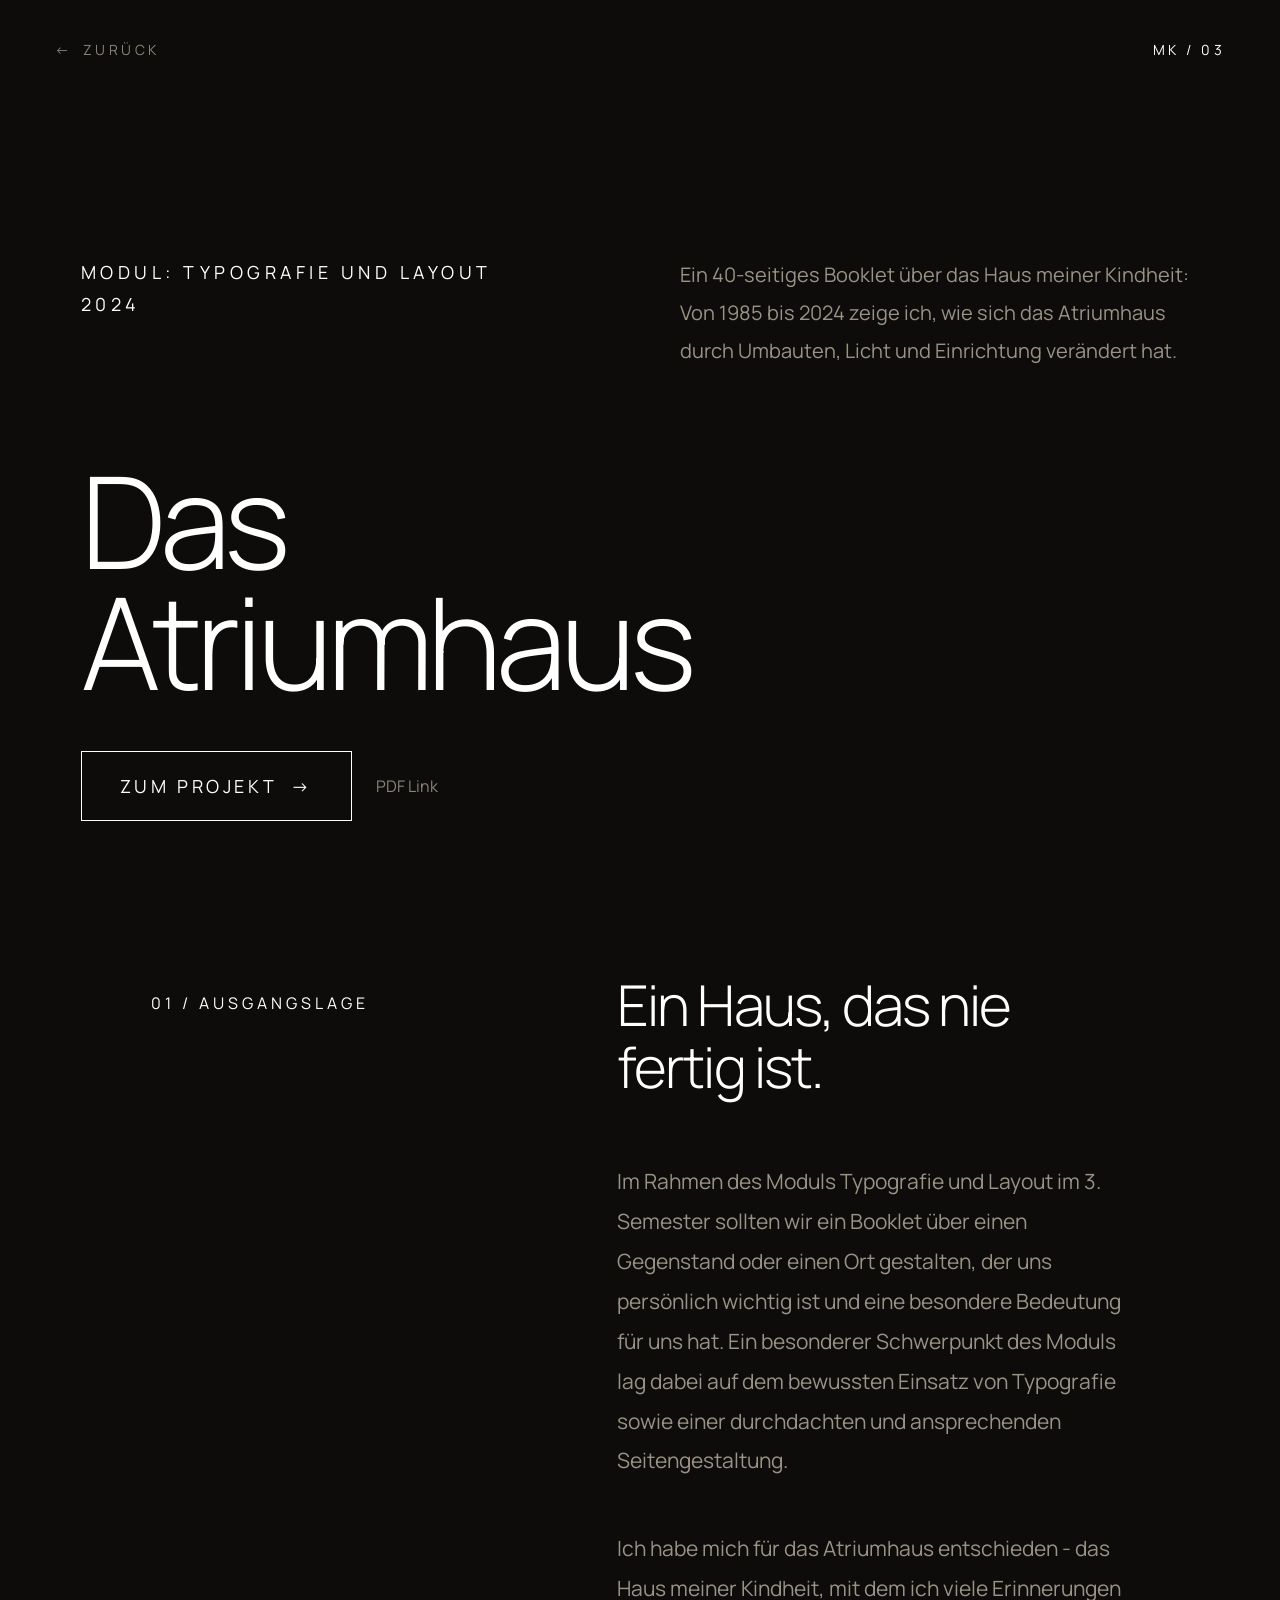
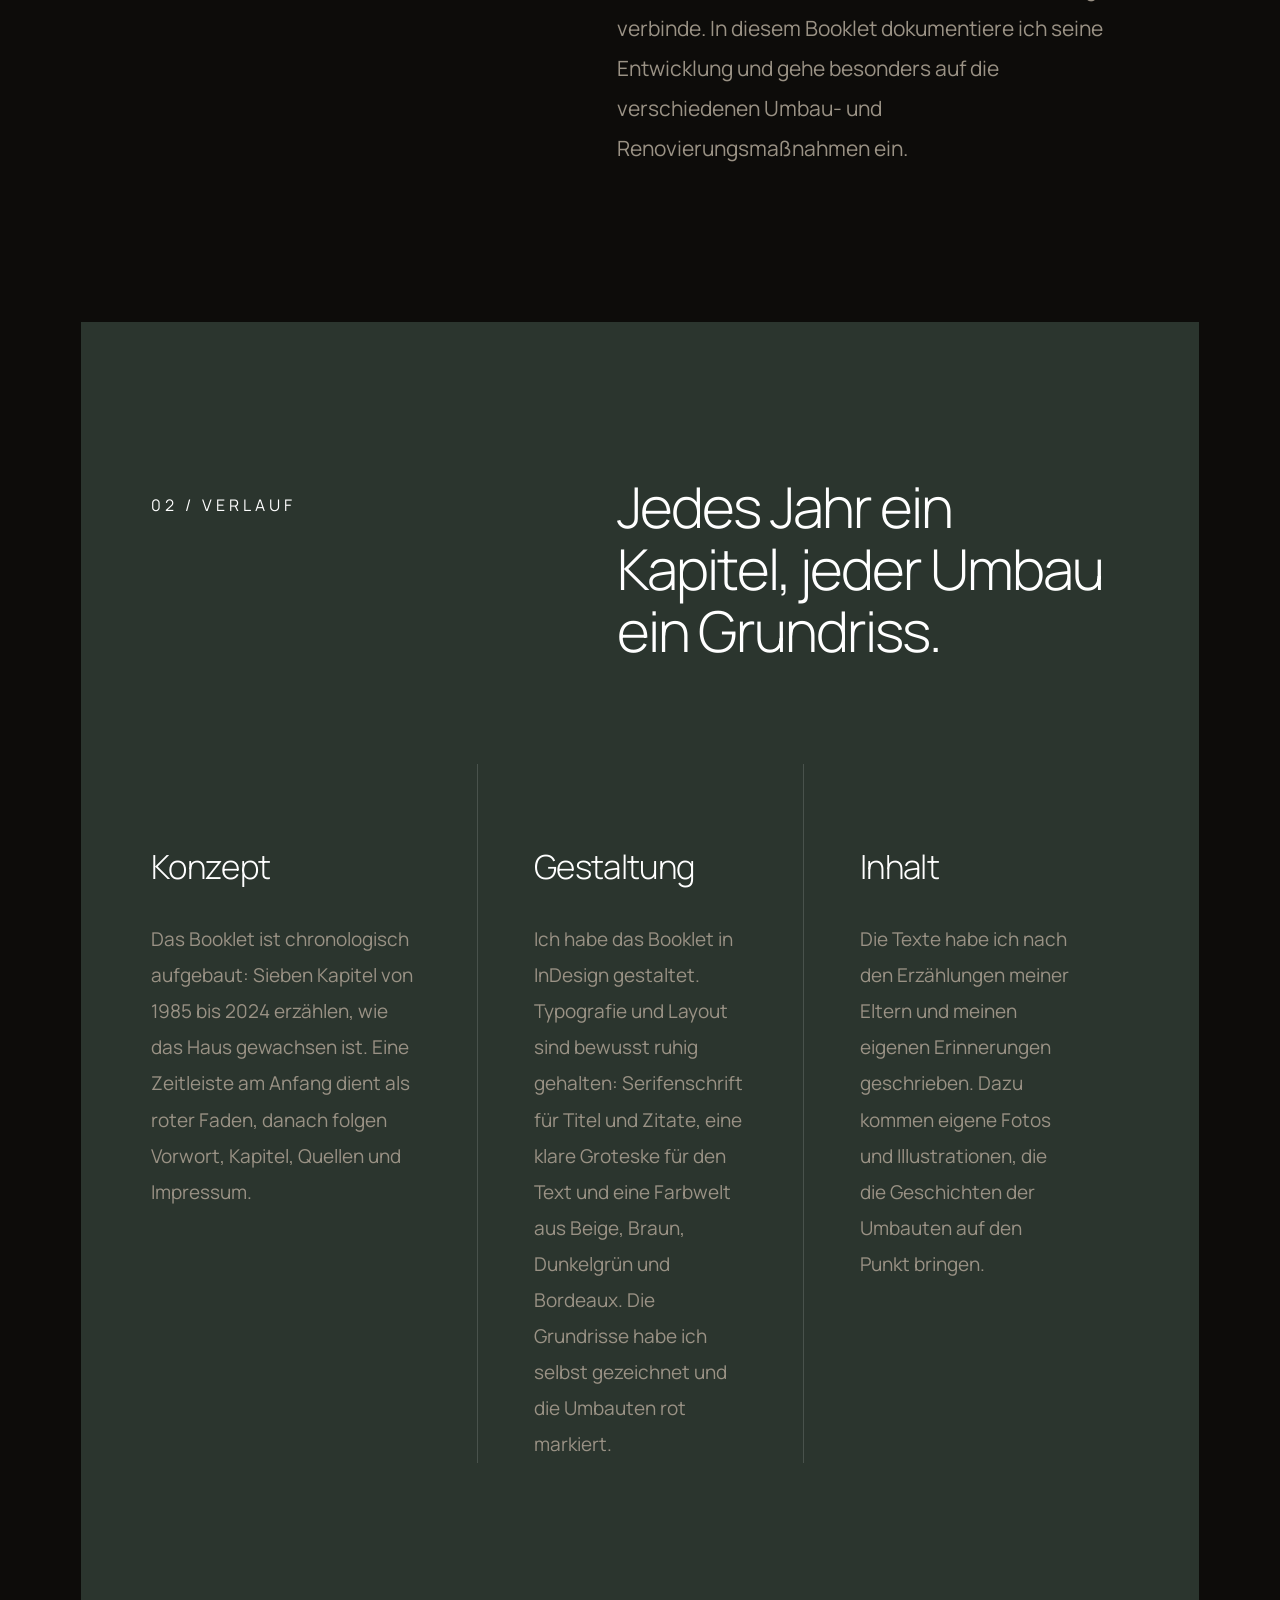
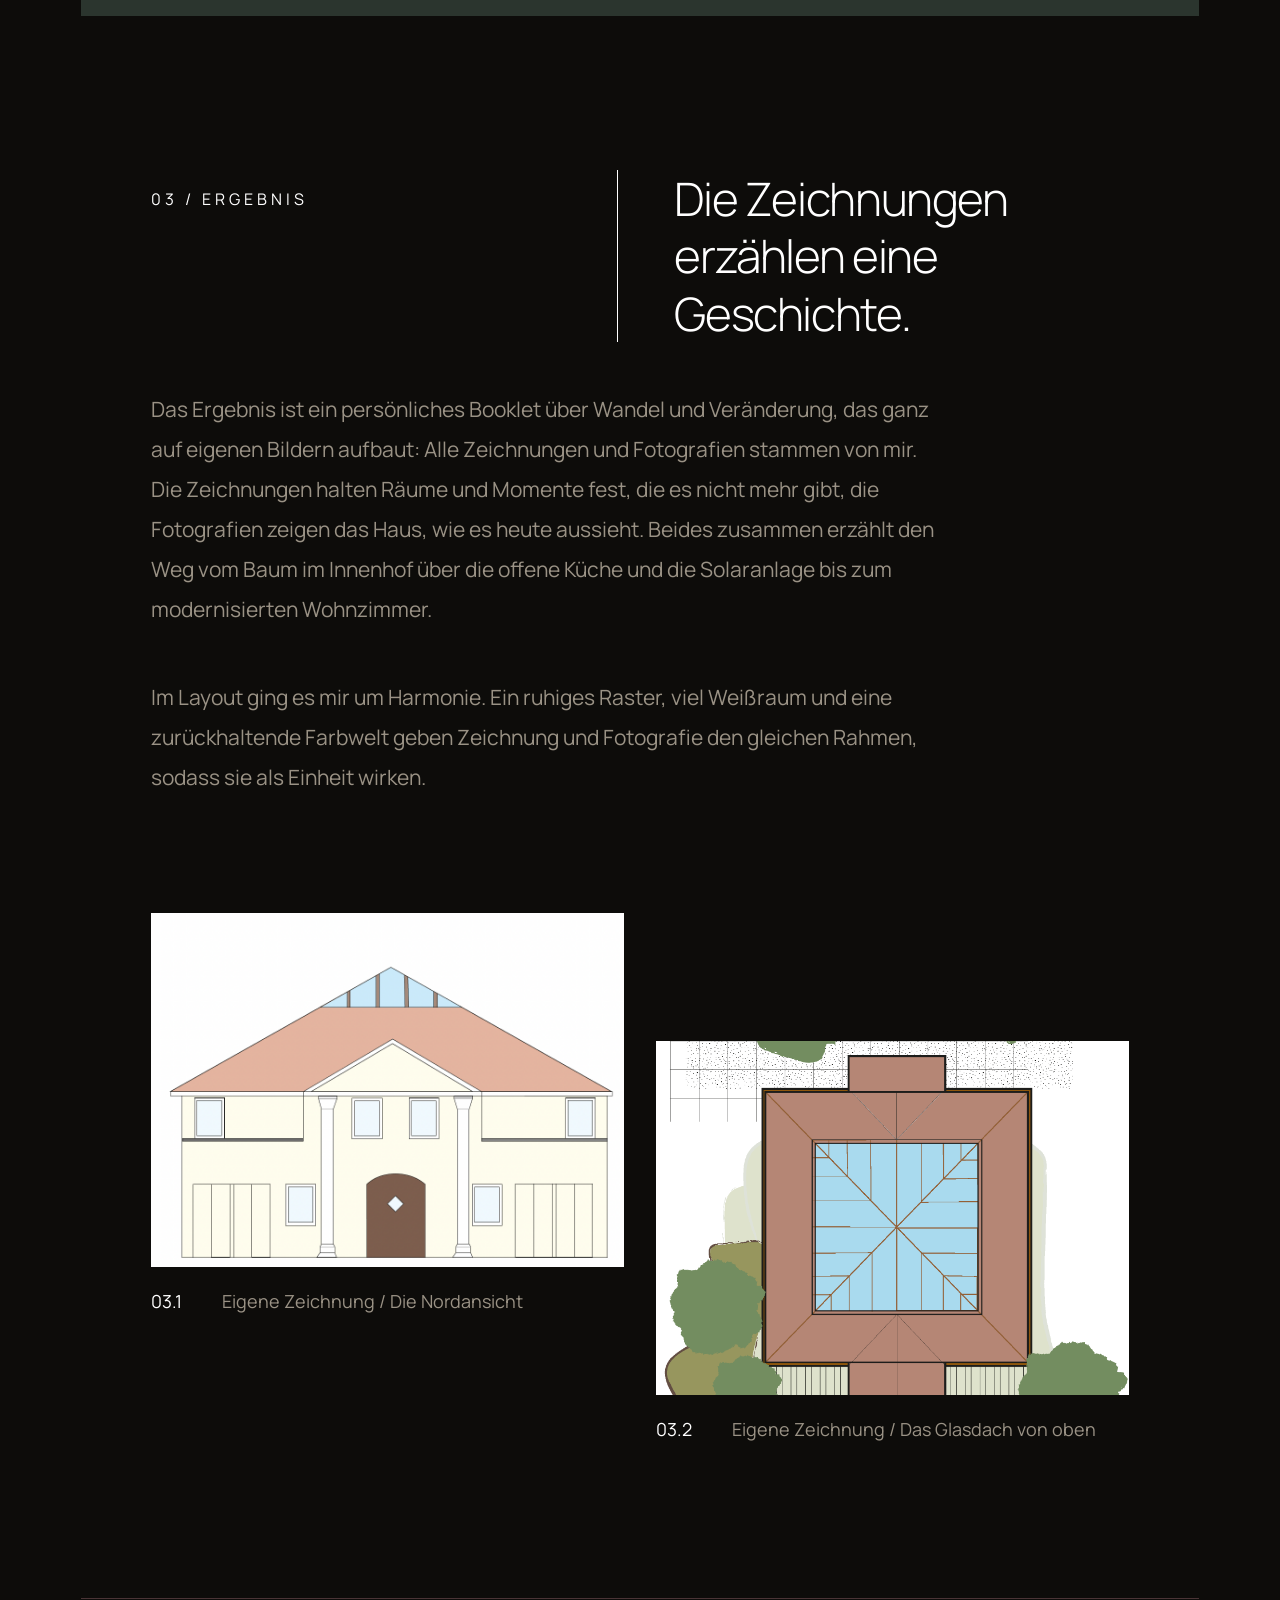
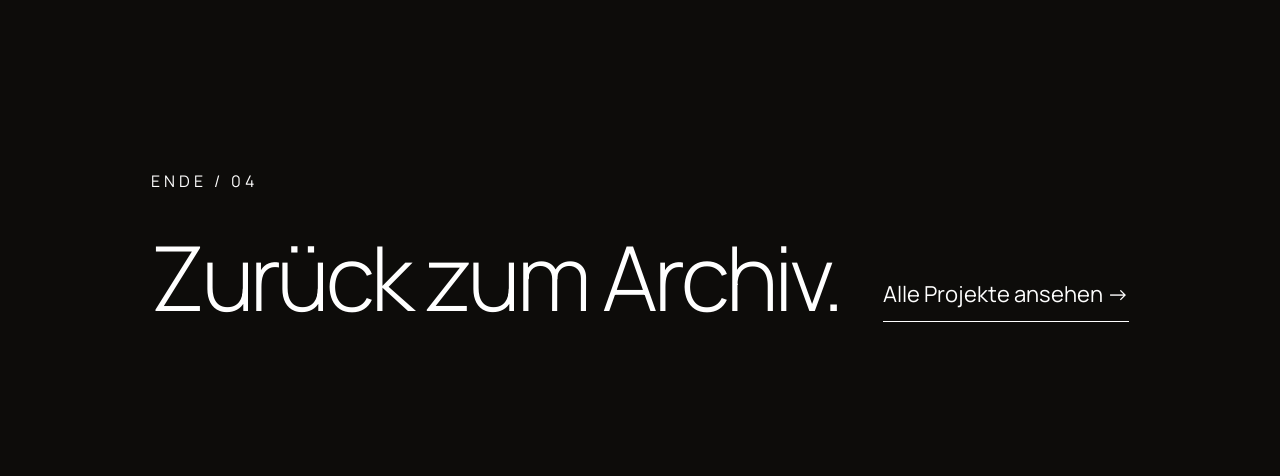
<file: project3.html>
<!DOCTYPE html>
<html lang="de">
 
<head>
    <meta charset="UTF-8">
    <meta name="viewport" content="width=device-width, initial-scale=1.0">
 
    <title>Das Atriumhaus - Mara Kraeft</title>
 
    <!-- Reihenfolge wichtig: erst die Basis, dann die Projektseiten -->
    <link rel="stylesheet" href="style.css">
    <link rel="stylesheet" href="project.css">
 
    <link rel="preconnect" href="https://fonts.googleapis.com">
    <link rel="preconnect" href="https://fonts.gstatic.com" crossorigin>
    <link href="https://fonts.googleapis.com/css2?family=Manrope:wght@200;300;400;500&display=swap" rel="stylesheet">
</head>
 
<body>
 
<main class="case">
 
    <!-- Zurück-Leiste -->
    <div class="case-bar">
        <a href="index.html#projects"><span>←</span>Zurück</a>
        <span class="case-id">MK / 03</span>
    </div>
 
 
    <!-- Hero -->
    <div class="case-hero">
 
        <div class="case-hero-top">
            <p class="case-kicker">Modul: Typografie und Layout<br>2024</p>
            <p class="case-lead">
               Ein 40-seitiges Booklet über das Haus meiner Kindheit: Von 1985 bis 2024 zeige ich, wie sich das Atriumhaus durch Umbauten, Licht und Einrichtung verändert hat.
            </p>
        </div>
 
        <h1 class="case-title">Das<br>Atriumhaus</h1>
 
    <div class="case-play">
    <a class="case-cta" href="https://drive.google.com/file/d/15kCUzt7mOTScaKpLTiWwSIZrK-93LrBp/view?usp=share_link" target="_blank" rel="noopener">
        Zum Projekt <span aria-hidden="true">→</span>
    </a>
    <span class="case-play-note">PDF Link</span>
</div>
 
 
     <!-- 01 Ausgangslage -->
    <div class="case-block">
 
        <div class="case-head">
            <p class="case-label">01 / Ausgangslage</p>
 
            <div class="case-body">
                <h2 class="case-headline">Ein Haus, das nie fertig ist.</h2>
                <p>
                  Im Rahmen des Moduls Typografie und Layout im 3. Semester sollten wir ein Booklet über einen Gegenstand oder einen Ort gestalten, der uns persönlich wichtig ist und eine besondere Bedeutung für uns hat. Ein besonderer Schwerpunkt des Moduls lag dabei auf dem bewussten Einsatz von Typografie sowie einer durchdachten und ansprechenden Seitengestaltung.
                </p>
                <p>
                Ich habe mich für das Atriumhaus entschieden - das Haus meiner Kindheit, mit dem ich viele Erinnerungen verbinde.

                In diesem Booklet dokumentiere ich seine Entwicklung und gehe besonders auf die verschiedenen Umbau- und Renovierungsmaßnahmen ein.
                </p>
            </div>
        </div>
 

    </div>
 
 
    <!-- 02 Ansatz (bordeaux Hintergrund) -->
    <div class="case-block case-block-wine" style="--wine: #2b352e;">
 
        <div class="case-head">
            <p class="case-label">02 / verlauf</p>
            <h2 class="case-headline">Jedes Jahr ein Kapitel, jeder Umbau ein Grundriss.</h2>
        </div>
 
    <div class="case-steps">
            <div class="case-step">
                <span class="case-step-nr"></span>
                <h3>Konzept</h3>
                <p>Das Booklet ist chronologisch aufgebaut: Sieben Kapitel von 1985 bis 2024 erzählen, wie das Haus gewachsen ist. Eine Zeitleiste am Anfang dient als roter Faden, danach folgen Vorwort, Kapitel, Quellen und Impressum.</p>
            </div>
            <div class="case-step">
                <span class="case-step-nr"></span>
                <h3>Gestaltung</h3>
                <p>Ich habe das Booklet in InDesign gestaltet. Typografie und Layout sind bewusst ruhig gehalten: Serifenschrift für Titel und Zitate, eine klare Groteske für den Text und eine Farbwelt aus Beige, Braun, Dunkelgrün und Bordeaux. Die Grundrisse habe ich selbst gezeichnet und die Umbauten rot markiert.</p>
            </div>
            <div class="case-step">
                <span class="case-step-nr"></span>
                <h3>Inhalt</h3>
                <p>Die Texte habe ich nach den Erzählungen meiner Eltern und meinen eigenen Erinnerungen geschrieben. Dazu kommen eigene Fotos und Illustrationen, die die Geschichten der Umbauten auf den Punkt bringen.</p>
            </div>
        </div>
 
 
    </div>
 
 
      <!-- 03 Wirkung -->
    <div class="case-block">

        <div class="case-head">
            <p class="case-label">03 / Ergebnis</p>

            <blockquote class="case-quote">
                <p>Die Zeichnungen erzählen eine Geschichte.</p>
            </blockquote>
        </div>

        <div class="case-body">
            <p>
                Das Ergebnis ist ein persönliches Booklet über Wandel und
                Veränderung, das ganz auf eigenen Bildern aufbaut: Alle
                Zeichnungen und Fotografien stammen von mir. Die Zeichnungen
                halten Räume und Momente fest, die es nicht mehr gibt, die
                Fotografien zeigen das Haus, wie es heute aussieht. Beides
                zusammen erzählt den Weg vom Baum im Innenhof über die offene
                Küche und die Solaranlage bis zum modernisierten Wohnzimmer.
            </p>
            <p>
                Im Layout ging es mir um Harmonie. Ein ruhiges Raster, viel
                Weißraum und eine zurückhaltende Farbwelt geben Zeichnung und
                Fotografie den gleichen Rahmen, sodass sie als Einheit wirken.
            </p>
        </div>

        <div class="case-result">
            <figure>
                <div class="case-media">
                    <img src="project3pics/project3-03-1.png" alt="Eigene Zeichnung: Die Nordansicht" onerror="this.style.display='none'">
                </div>
                <figcaption class="case-caption"><b>03.1</b><span>Eigene Zeichnung / Die Nordansicht</span></figcaption>
            </figure>

            <figure>
                <div class="case-media">
                    <img src="project3pics/project3-03-2.png" alt="Eigene Zeichnung: Das Glasdach" onerror="this.style.display='none'">
                </div>
                <figcaption class="case-caption"><b>03.2</b><span>Eigene Zeichnung / Das Glasdach von oben</span></figcaption>
            </figure>
        </div>

    </div>
 
 
    <!-- Ende -->
    <div class="case-end">
        <p class="case-label">Ende / 04</p>
 
        <div class="case-end-row">
            <p class="case-end-title">Zurück zum Archiv.</p>
            <a class="case-end-link" href="index.html#projects">Alle Projekte ansehen →</a>
        </div>
    </div>
 
</main>
 
</body>
 
</html>
</file>
<file: style.css>
/* ========== BASIS ========== */

* {
    box-sizing: border-box;
    margin: 0;
    padding: 0;
}

:root {
    --header-h: 80px;
    --serif: "Manrope", Arial, sans-serif;   /* Name bleibt, damit alle var(--serif) weiter greifen */
}

html {
    scroll-behavior: smooth;
    scroll-padding-top: var(--header-h); /* Anker landen nicht unter dem Header */
}

body {
    background: #0d0c0a;
    color: #eee9df;
    font-family: "Manrope", Arial, sans-serif;
}


/* ========== HEADER (immer sichtbar) ========== */

header {
    position: fixed;
    top: 0;
    left: 0;
    width: 100%;
    height: var(--header-h);
    padding: 0 40px;
    z-index: 100;

    display: flex;
    justify-content: space-between;
    align-items: center;

    background: rgba(13, 12, 10, 0.88);
    backdrop-filter: blur(10px);
    border-bottom: 1px solid #1c1a16;
}

.logo {
    font-size: 16px;
    letter-spacing: 0.25em;
    color: #aaa294;
}

nav {
    display: flex;
    gap: 50px;
}

nav a {
    color: #8a8377;
    text-decoration: none;
    font-size: 14px;
    letter-spacing: 0.2em;
    text-transform: uppercase;
    transition: color 0.2s;
}

nav a:hover {
    color: #eee9df;
}


/* ========== HERO (füllt den Bildschirm) ========== */

.hero {
    min-height: 100vh;
    min-height: 100svh;
    padding: calc(var(--header-h) + 40px) 7% 60px;

    display: flex;
    flex-direction: column;
    justify-content: center;
}

.intro {
    color: #FFEDCA;
    font-size: 14px;
    letter-spacing: 0.25em;
    text-transform: uppercase;
    margin-bottom: 48px;
}

h1 {
    font-family: var(--serif);
    font-size: clamp(100px, 15vw, 220px);
    font-weight: 300;
    line-height: 0.9;
    letter-spacing: -0.04em;
    color: #f4f0e8;
}

/* goldener Quadratpunkt */
.dot {
    display: inline-block;
    width: 0.09em;
    height: 0.09em;
    margin-left: 0.04em;
    background: #7F2834;
}

.name-row {
    display: flex;
    align-items: center;
    gap: 64px;
    margin-top: 40px;
}

.name-row .line {
    flex: 1;
    margin: 0;
}

.surname {
    font-size: clamp(18px, 1.9vw, 28px);
    font-weight: 400;
    letter-spacing: 0.4em;
    margin-right: -0.4em;      /* gleicht den Leerraum nach dem letzten Buchstaben aus */
    text-transform: uppercase;
    color: #f4f0e8;
}

.line {
    height: 1px;
    background: #28251f;
    margin: 60px 0 50px;
}


/* ========== TEXT + STATS ========== */

.hero-name {
  display: flex;
  align-items: baseline;
  flex-wrap: wrap;            /* auf kleinen Screens untereinander */
  gap: 0 .25em;
  font-family: "Manrope", sans-serif;
  font-weight: 200;
  font-size: clamp(4rem, 13vw, 14rem);
  line-height: .9;
  letter-spacing: -0.03em;
  margin: 0;
}

.hero-name .first,
.hero-name .last {
  color: #f3efe8;
}

.hero-name .dot {
  width: .13em;
  height: .13em;
  background: #381f20;
  margin-left: .04em;
}


.hero-bottom {
    display: grid;
    grid-template-columns: 1.4fr 1fr;
    gap: 80px;
    align-items: end;
}

.description {
    max-width: 560px;
    color: #8a8377;
    font-size: 20px;
    line-height: 1.8;
}

.stats {
    display: flex;
    align-items: flex-start;
    justify-content: flex-end;
    gap: 40px;
}

.stat {
    color: #8a8377;
    font-size: 17px;
    line-height: 1.5;
}

.stat span {
    display: block;
}

.stat-divider {
    width: 28px;
    height: 1px;
    margin-top: 13px;
    background: #39352d;
}


/* ========== ANDERE SEKTIONEN ========== */

section:not(.hero) {
    min-height: 600px;
    padding: 120px 7.5%;
    border-top: 1px solid #28251f;
}

h2 {
    font-family: var(--serif);
    font-size: clamp(48px, 5vw, 72px);
    font-weight: 300;
    color: #f4f0e8;
}


/* ========== PROJEKTE ========== */

.section-head {
    display: flex;
    justify-content: space-between;
    align-items: baseline;
    margin-bottom: 120px;
}

.section-years {
    color: #6f695e;
    font-size: 16px;
    letter-spacing: 0.2em;
}

.project-list {
    list-style: none;
}

.project {
    border-top: 1px solid #28251f;
}

.project:last-child {
    border-bottom: 1px solid #28251f;
}

.project-row {
    display: grid;
    grid-template-columns: 110px 1fr auto 130px;
    align-items: center;
    gap: 30px;
    padding: 55px 50px;
    cursor: pointer;
    transition: background 0.3s;
}

.project-row:hover {
    background: #12110e;
}

.project-row:focus-visible {
    outline: 1px solid #FFEDCA;
    outline-offset: -1px;
}

/* aufgeklappt: Zeile hell hinterlegt */
.project.open .project-row {
    background: #1c1a16;
}

/* Detailbereich (zugeklappt = Höhe 0) */
.project-detail {
    display: grid;
    grid-template-rows: 0fr;
    transition: grid-template-rows 0.45s ease;
}

.project.open .project-detail {
    grid-template-rows: 1fr;
}

.project-detail-inner {
    min-height: 0;
    overflow: hidden;
    display: grid;
    grid-template-columns: 1fr 1fr;
    border-top: 1px solid #28251f;
}

.project-text {
    padding: 70px 60px 70px 64px;
    display: flex;
    flex-direction: column;
    justify-content: center;
}

.project-text p {
    max-width: 560px;
    color: #8a8377;
    font-size: 19px;
    line-height: 1.8;
    margin-bottom: 40px;
}

.case-link {
    color: #FFEDCA;
    text-decoration: none;
    font-size: 19px;
}

.case-link span {
    display: inline-block;
    margin-left: 10px;
    transition: transform 0.3s;
}

.case-link:hover span {
    transform: translateX(6px);
}

.project-media {
    position: relative;
    min-height: 320px;
    background: #1c1a16;
}

.project-media img {
    position: absolute;
    inset: 0;
    width: 100%;
    height: 100%;
    object-fit: cover;
}

.project-nr {
    color: #6f695e;
    font-size: 16px;
    letter-spacing: 0.1em;
}

.project-info h3 {
    font-family: var(--serif);
    font-size: 34px;
    font-weight: 400;
    color: #eee9df;
    margin-bottom: 12px;
}

.project-info p {
    color: #7d766a;
    font-size: 17px;
}

.tags {
    list-style: none;
    display: flex;
    gap: 16px;
    justify-content: flex-end;
}

.tags li {
    padding: 10px 18px;
    border: 1px solid #39352d;
    color: #8a8377;
    font-size: 16px;
    letter-spacing: 0.05em;
    white-space: nowrap;
}

.project-year {
    color: #8a8377;
    font-size: 18px;
    letter-spacing: 0.1em;
    text-align: right;
}


/* ========== ÜBER MICH ========== */

#about h2 {
    margin-bottom: 110px;
}

.about-grid {
    display: grid;
    grid-template-columns: 1fr 1.5fr;
    gap: 90px;
    align-items: start;
}

.about-photo {
    width: 100%;
    aspect-ratio: 4 / 5;
    object-fit: cover;
    display: block;
    background: #1c1a16;
    border: 1px solid #28251f;
}

.about-quote {
    font-family: "Manrope", Arial, sans-serif;
    font-style: normal;
    font-weight: 400;
    font-size: clamp(22px, 2.4vw, 35px);
    line-height: 1.5;
    letter-spacing: -0.02em;
    color: #f4f0e8;
    margin-bottom: 60px;
}

.about-text p {
    max-width: 620px;
    color: #7d766a;
    font-size: 18px;
    line-height: 1.9;
    margin-bottom: 32px;
}


/* ========== EMPFEHLUNG ========== */

.testimonial {
    min-height: auto;       /* überschreibt die 600px aus section:not(.hero) */
}

.testimonial-grid {
    display: grid;
    grid-template-columns: 1fr 1.25fr;
    align-items: stretch;   /* goldene Linie so hoch wie das Zitat */
}


.testimonial-quote {
    padding-left: 64px;
    border-left: 1px solid #FFEDCA;
}

.testimonial-quote p {
    font-family: "Manrope", Arial, sans-serif;
    font-style: normal;
    font-weight: 400;
    font-size: clamp(22px, 2.4vw, 35px);
    line-height: 1.5;
    letter-spacing: -0.02em;
    color: #f4f0e8;
    margin-bottom: 40px;
}

.testimonial-quote cite {
    display: block;
    font-style: normal;
    color: #6f695e;
    font-size: 16px;
    letter-spacing: 0.2em;
    text-transform: uppercase;
}


/* ========== KONTAKT ========== */

#contact {
    min-height: auto;
}

.contact-grid {
    display: grid;
    grid-template-columns: 1fr 1.25fr;   
    align-items: end;
}

.contact-right {
    display: flex;
    justify-content: flex-start;
    padding-left: 64px;                  
    padding-bottom: 14px;
}

.contact-left p {
    margin-top: 24px;
    color: #FFEDCA;
    font-size: 15px;
    letter-spacing: 0.25em;
    text-transform: uppercase;
}

.mail {
    margin-right: 8%;
    padding-bottom: 10px;
    color: #8a8377;
    text-decoration: none;
    font-size: 21px;
    border-bottom: 1px solid #39352d;
    transition: color 0.3s, border-color 0.3s;
}

.mail:hover {
    color: #FFEDCA;
    border-color: #FFEDCA;
}

/* ========== PROJEKTSEITE ========== */

.logo {
    text-decoration: none;   /* Logo ist jetzt ein Link */
}

.case-hero {
    padding: calc(var(--header-h) + 80px) 7.5% 80px;
}

.back-link {
    display: inline-block;
    margin-bottom: 64px;
    color: #8a8377;
    text-decoration: none;
    font-size: 14px;
    letter-spacing: 0.2em;
    text-transform: uppercase;
    transition: color 0.2s;
}

.back-link span {
    margin-right: 10px;
}

.back-link:hover {
    color: #FFEDCA;
}

.case-title {
    font-family: "Manrope", sans-serif;
    font-weight: 200;
    font-size: clamp(3rem, 8vw, 8rem);
    line-height: 1;
    letter-spacing: -0.03em;
    color: #f3efe8;
}

.case-meta {
    display: grid;
    grid-template-columns: 1.4fr 1fr;
    gap: 80px;
    align-items: end;
}

.case-section {
    min-height: auto;
}

.case-section h2 {
    margin-bottom: 40px;
}

.case-section p {
    max-width: 620px;
    color: #7d766a;
    font-size: 18px;
    line-height: 1.9;
    margin-bottom: 32px;
}

.case-section img {
    width: 100%;
    display: block;
    margin-top: 40px;
}

/* ========== FOOTER ========== */

footer {
    display: flex;
    justify-content: space-between;
    align-items: center;
    gap: 20px;
    padding: 60px 7.5%;
    border-top: 1px solid #28251f;
    color: #6f695e;
    font-size: 16px;
}


/* ========== MOBILE ========== */

@media (max-width: 900px) {

    header {
        padding: 0 20px;
    }

    nav {
        gap: 24px;
    }

    .name-row {
        gap: 24px;
    }

    .stats {
        justify-content: flex-start;
    }

    .hero-bottom {
        grid-template-columns: 1fr;
        gap: 40px;
    }

    .section-head {
        margin-bottom: 60px;
    }

    #about h2 {
        margin-bottom: 50px;
    }

    .about-grid {
        grid-template-columns: 1fr;
        gap: 50px;
    }

    .about-photo {
        max-width: 420px;
    }


    .contact-grid {
    grid-template-columns: 1fr;
    gap: 50px;                 /* vorher 60px, wie bei Empfehlung */
    }

    .contact-right {
    justify-content: flex-start;
    padding-left: 0;
    padding-bottom: 0;
    }

    .mail {
    font-size: 17px;           /* margin-right: 0 kann weg */
    }

    footer {
        flex-direction: column;
        align-items: flex-start;
        padding: 40px 7.5%;
    }

    .project-row {
        grid-template-columns: 50px 1fr;
        padding: 40px 20px;
    }

    .project-detail-inner {
        grid-template-columns: 1fr;
    }

    .project-text {
        padding: 40px 20px;
    }

    .project-media {
        min-height: 240px;
    }

    .tags,
    .project-year {
        grid-column: 2;
        justify-content: flex-start;
        text-align: left;
        flex-wrap: wrap;
    }


    .testimonial-grid {
        grid-template-columns: 1fr;
        gap: 50px;
    }


    .testimonial-quote {
        padding-left: 24px;
    }

    .case-meta {
    grid-template-columns: 1fr;
    gap: 40px;
    }
}
</file>
<file: project.css>
/* ==========================================================
   PROJEKTSEITEN (project1.html, project2.html, project3.html)
   Wird NACH style.css geladen. Nutzt dessen Reset, Hintergrund
   und Manrope. Alles hier ist über Klassen mit "case-" gebaut,
   damit nichts mit der Startseite kollidiert.
   ========================================================== */

:root {
    --pad: 6.3%;                 /* seitlicher Abstand der Inhalte */
    --cream: #fff;            /* Überschriften */
    --text: #9a9285;             /* Fließtext */
    --label: #fff;            /* kleine Labels, Nummern, Linien-Akzent */
    --line: #4a3436;             /* feine Linien (Meta-Tabelle) */
    --wine: #381f20;             /* Hintergrund Abschnitt "Ansatz" */
    --media-bg: #1c1a16;         /* Platzhalterfläche, falls ein Bild fehlt */
}

.case {
    overflow-x: hidden;
}


/* ========== ZURÜCK-LEISTE ========== */

.case-bar {
    position: absolute;
    top: 0;
    left: 0;
    right: 0;
    display: flex;
    justify-content: space-between;
    padding: 40px 55px;
    font-size: 14px;
    letter-spacing: 0.25em;
    text-transform: uppercase;
}

.case-bar a {
    color: #8a8377;
    text-decoration: none;
    transition: color 0.2s;
}

.case-bar a:hover {
    color: var(--cream);
}

.case-bar a span {
    margin-right: 10px;
}

.case-bar .case-id {
    color: var(--label);
}


/* ========== HERO ========== */

.case-hero {
    padding: clamp(180px, 20vw, 330px) var(--pad) 0;
}

.case-hero-top {
    display: grid;
    grid-template-columns: 1fr 1fr;
    gap: 80px;
    align-items: start;
}

.case-kicker {
    color: var(--cream);
    font-size: 18px;
    letter-spacing: 0.25em;
    text-transform: uppercase;
    line-height: 1.8;
}

.case-lead {
    max-width: 640px;
    color: var(--text);
    font-size: 20px;
    line-height: 1.9;
}

.case-title {
    margin-top: clamp(60px, 7vw, 120px);
    font-family: "Manrope", sans-serif;
    font-weight: 300;
    font-size: clamp(56px, 10vw, 190px);
    line-height: 0.95;
    letter-spacing: -0.045em;
    color: var(--cream);
}

.case-title .dot {
    width: 0.1em;
    height: 0.1em;
    margin-left: 0.03em;
    background: #7F2834;
}


/* ========== META-TABELLE ========== */

.case-meta {
    display: grid;
    grid-template-columns: repeat(4, 1fr);
    margin-top: clamp(60px, 7vw, 110px);
    border: 1px solid var(--line);
}

.case-meta div {
    padding: 48px;
    border-left: 1px solid var(--line);
}

.case-meta div:first-child {
    border-left: none;
}

.case-meta dt {
    color: #8a8377;
    font-size: 15px;
    letter-spacing: 0.25em;
    text-transform: uppercase;
    margin-bottom: 22px;
}

.case-meta dd {
    color: var(--cream);
    font-size: 26px;
    font-weight: 300;
}

/* ========== LINK ZUM AUSPROBIEREN ========== */

.case-play {
    display: flex;
    align-items: center;
    gap: 24px;
    flex-wrap: wrap;
    margin-top: 48px;
}

.case-play-note {
    color: #8a8377;
    font-size: 16px;
}

.case-cta {
    display: inline-flex;
    align-items: center;
    gap: 14px;
    padding: 22px 38px;
    background: transparent;
    color: #fff;
    text-decoration: none;
    font-size: 18px;
    letter-spacing: 0.2em;
    text-transform: uppercase;
    border: 1px solid #fff;
    transition: color 0.3s, border-color 0.3s;
}

.case-cta span {
    display: inline-block;
    transition: transform 0.3s;
}

.case-cta:hover {
    color: #FFEDCA;
    border-color: #FFEDCA;
}

.case-cta:hover span {
    transform: translateX(6px);
}

.case-cta:focus-visible {
    outline: 2px solid #FFEDCA;
    outline-offset: 4px;
}

/* ========== BILDER (gemeinsam) ========== */

.case-media {
    position: relative;
    background: var(--media-bg);
    overflow: hidden;
}

.case-media img {
    position: absolute;
    inset: 0;
    width: 100%;
    height: 100%;
    object-fit: cover;
    display: block;
}

.case-caption {
    display: flex;
    gap: 40px;
    margin-top: 20px;
    color: var(--text);
    font-size: 18px;
    line-height: 1.6;
}

.case-caption b {
    flex: none;
    font-weight: 400;
    color: var(--label);
}

.case-hero-image {
    aspect-ratio: 16 / 9;
    overflow: hidden;
}

.case-hero-image video {
    display: block;
    width: 100%;
    height: 100%;
    object-fit: cover;
}

/* ========== ABSCHNITTE ========== */

.case-block {
    padding: clamp(100px, 12vw, 190px) var(--pad);
}

.case-block-wine {
    background: var(--wine);
}

.case-head {
    display: grid;
    grid-template-columns: 5fr 6fr;
    gap: 40px;
}

.case-label {
    color: var(--label);
    font-size: 16px;
    letter-spacing: 0.25em;
    text-transform: uppercase;
    padding-top: 18px;
}

.case-headline {
    font-family: "Manrope", Arial, sans-serif;
    font-weight: 300;
    font-size: clamp(34px, 4.4vw, 76px);
    line-height: 1.1;
    letter-spacing: -0.035em;
    color: var(--cream);
}

.case-body p {
    max-width: 800px;
    margin-top: 48px;
    color: var(--text);
    font-size: 21px;
    line-height: 1.9;
}

.case-body .case-headline + p {
    margin-top: 64px;
}


/* ---------- Abschnitt 01: zwei Bilder, rechts nach unten versetzt ---------- */

.case-duo {
    display: grid;
    grid-template-columns: 7fr 5fr;
    gap: 32px;
    margin-top: clamp(80px, 9vw, 150px);
    align-items: start;
}

.case-duo figure:last-child {
    margin-top: clamp(80px, 10vw, 190px);
}

.case-duo figure:first-child .case-media {
    aspect-ratio: 3 / 2;
}

.case-duo figure:last-child .case-media {
    aspect-ratio: 4 / 5;
}


/* ---------- Abschnitt 02: drei Schritte + drei versetzte Bilder ---------- */

.case-steps {
    display: grid;
    grid-template-columns: repeat(3, 1fr);
    margin-top: clamp(80px, 8vw, 130px);
}

.case-step {
    padding: 0 56px;
    border-left: 1px solid rgba(255, 255, 255, 0.14);
}

.case-step:first-child {
    padding-left: 0;
    border-left: none;
}

.case-step-nr {
    color: var(--label);
    font-size: 17px;
    letter-spacing: 0.1em;
}

.case-step h3 {
    margin-top: 80px;
    font-weight: 300;
    font-size: clamp(28px, 2.6vw, 42px);
    letter-spacing: -0.02em;
    color: var(--cream);
}

.case-step p {
    margin-top: 32px;
    color: var(--text);
    font-size: 19px;
    line-height: 1.9;
}

.case-trio {
    display: flex;
    flex-direction: column;
    gap: clamp(60px, 7vw, 110px);
    margin-top: clamp(80px, 9vw, 140px);
}

/* Bilder in Originalformat, nichts wird abgeschnitten */
.case-trio .case-media {
    background: none;
}

.case-trio .case-media img {
    position: static;
    inset: auto;
    width: 100%;
    height: auto;
    object-fit: initial;
}

.case-trio figure {
    width: 80%;
}

.case-trio figure:nth-child(2) {
    align-self: flex-end;
}


/* ---------- Abschnitt 03: Zitat + zwei versetzte Bilder ---------- */

.case-quote {
    padding-left: 56px;
    border-left: 1px solid var(--label);
}

.case-quote p {
    font-family: "Manrope", Arial, sans-serif;
    font-weight: 300;
    font-size: clamp(30px, 3.6vw, 62px);
    line-height: 1.25;
    letter-spacing: -0.03em;
    color: var(--cream);
}

.case-result {
    display: grid;
    grid-template-columns: 1fr 1fr;
    gap: 32px;
    margin-top: clamp(80px, 9vw, 140px);
    align-items: start;
}

.case-result .case-media {
    aspect-ratio: 4 / 3;
}

.case-result figure:last-child {
    margin-top: clamp(80px, 10vw, 190px);
}


/* ========== ENDE ========== */

.case-end {
    padding: clamp(100px, 12vw, 190px) var(--pad);
    border-top: 1px solid var(--line);
}

.case-end-row {
    display: flex;
    justify-content: space-between;
    align-items: flex-end;
    gap: 40px;
    margin-top: 40px;
}

.case-end-title {
    font-family: "Manrope", Arial, sans-serif;
    font-weight: 300;
    font-size: clamp(44px, 7vw, 120px);
    line-height: 1;
    letter-spacing: -0.04em;
    color: var(--cream);
}

.case-end-link {
    flex: none;
    padding-bottom: 12px;
    color: var(--cream);
    text-decoration: none;
    font-size: 22px;
    border-bottom: 1px solid var(--label);
    transition: color 0.3s, border-color 0.3s;
}

.case-end-link:hover {
    color: #fff;
    border-color: var(--cream);
}


/* ========== MOBILE ========== */

@media (max-width: 900px) {

    .case-bar {
        padding: 28px 20px;
        font-size: 12px;
    }

    .case-hero-top {
        grid-template-columns: 1fr;
        gap: 32px;
    }

    .case-meta {
        grid-template-columns: 1fr 1fr;
    }

    .case-meta div {
        padding: 28px 24px;
    }

    .case-meta div:nth-child(3) {
        border-left: none;
    }

    .case-meta div:nth-child(n+3) {
        border-top: 1px solid var(--line);
    }

    .case-head {
        grid-template-columns: 1fr;
        gap: 32px;
    }

    .case-label {
        padding-top: 0;
    }

    .case-body p {
        font-size: 18px;
    }

    .case-duo,
    .case-result {
        grid-template-columns: 1fr;
        gap: 48px;
    }

        .case-trio figure {
        width: 100%;
    }

    .case-duo figure:last-child,
    .case-result figure:last-child {
        margin-top: 0;
    }

    .case-trio {
        gap: 48px;
    }

    .case-steps {
        grid-template-columns: 1fr;
    }

    .case-step,
    .case-step:first-child {
        padding: 40px 0;
        border-left: none;
        border-top: 1px solid rgba(255, 255, 255, 0.14);
    }

    .case-step h3 {
        margin-top: 32px;
    }

    .case-quote {
        padding-left: 24px;
    }

    .case-caption {
        gap: 20px;
        font-size: 16px;
    }

    .case-end-row {
        flex-direction: column;
        align-items: flex-start;
    }

    
}
</file>
